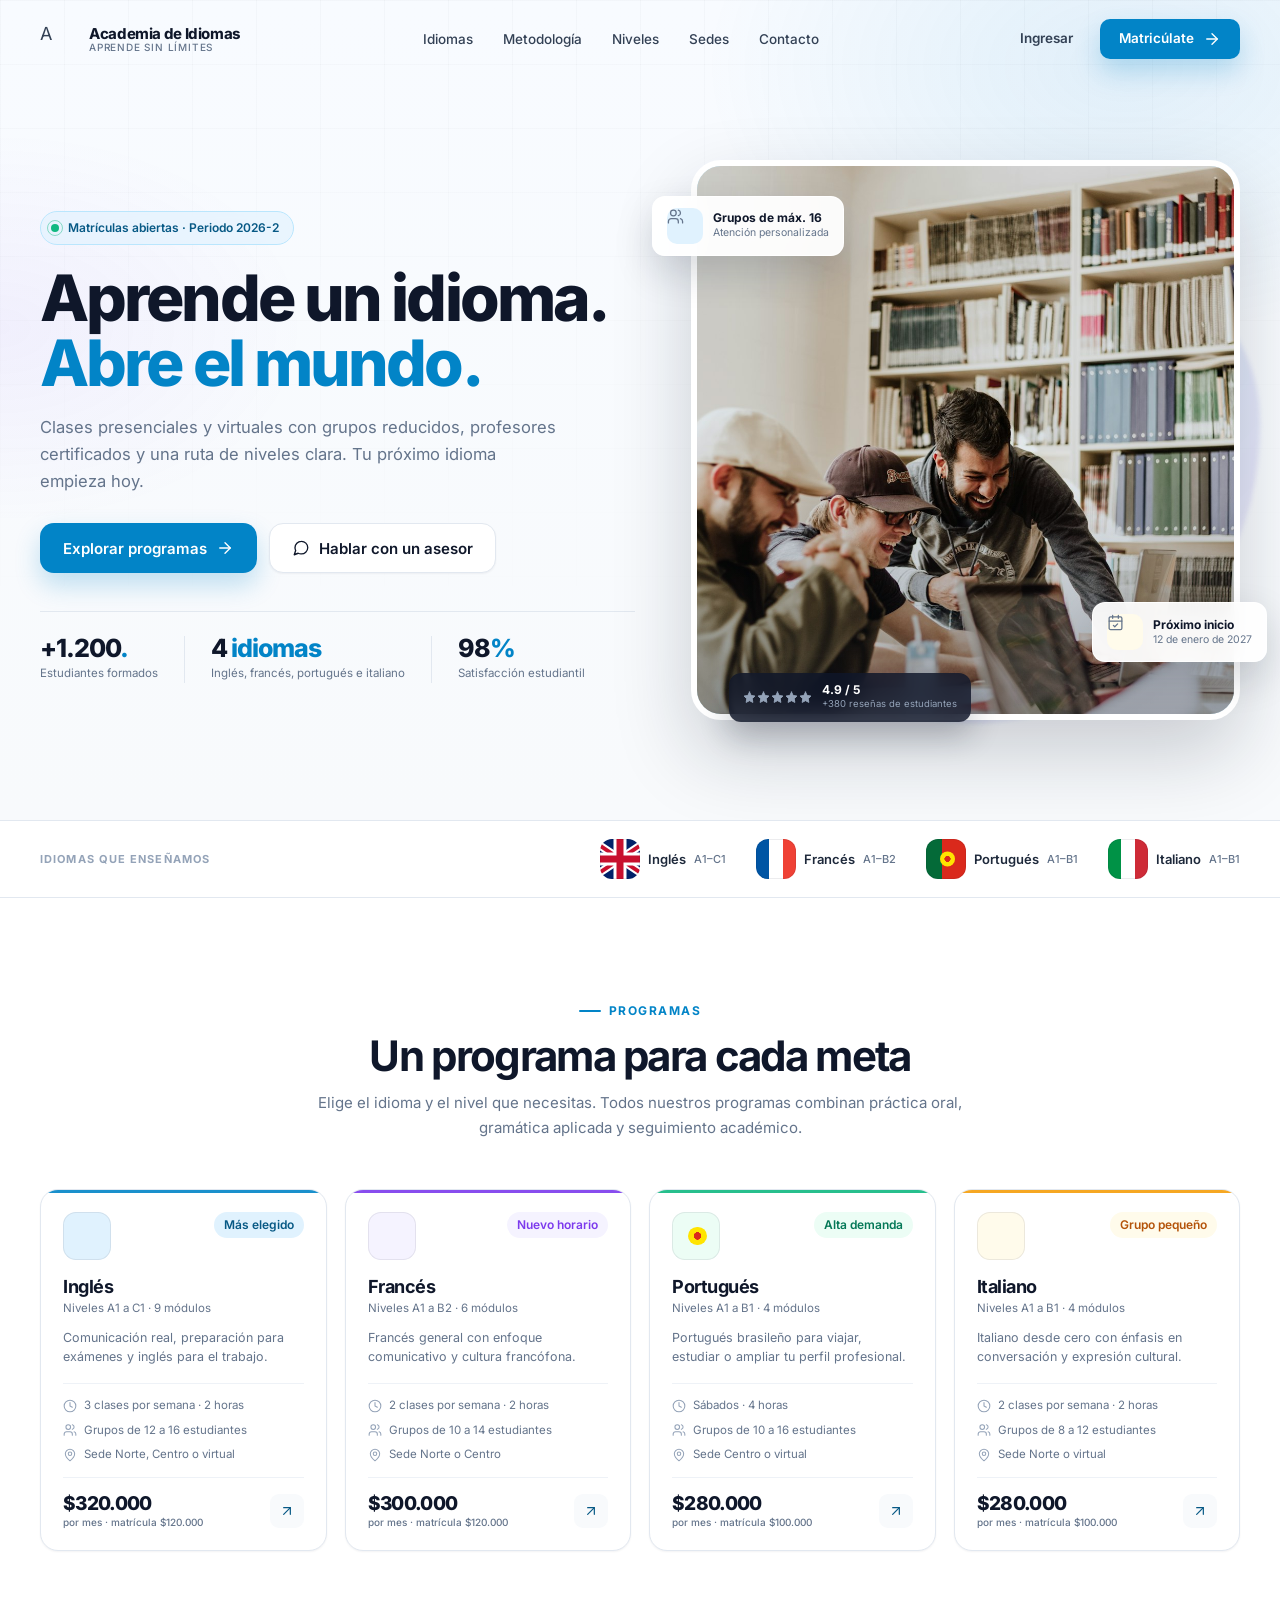
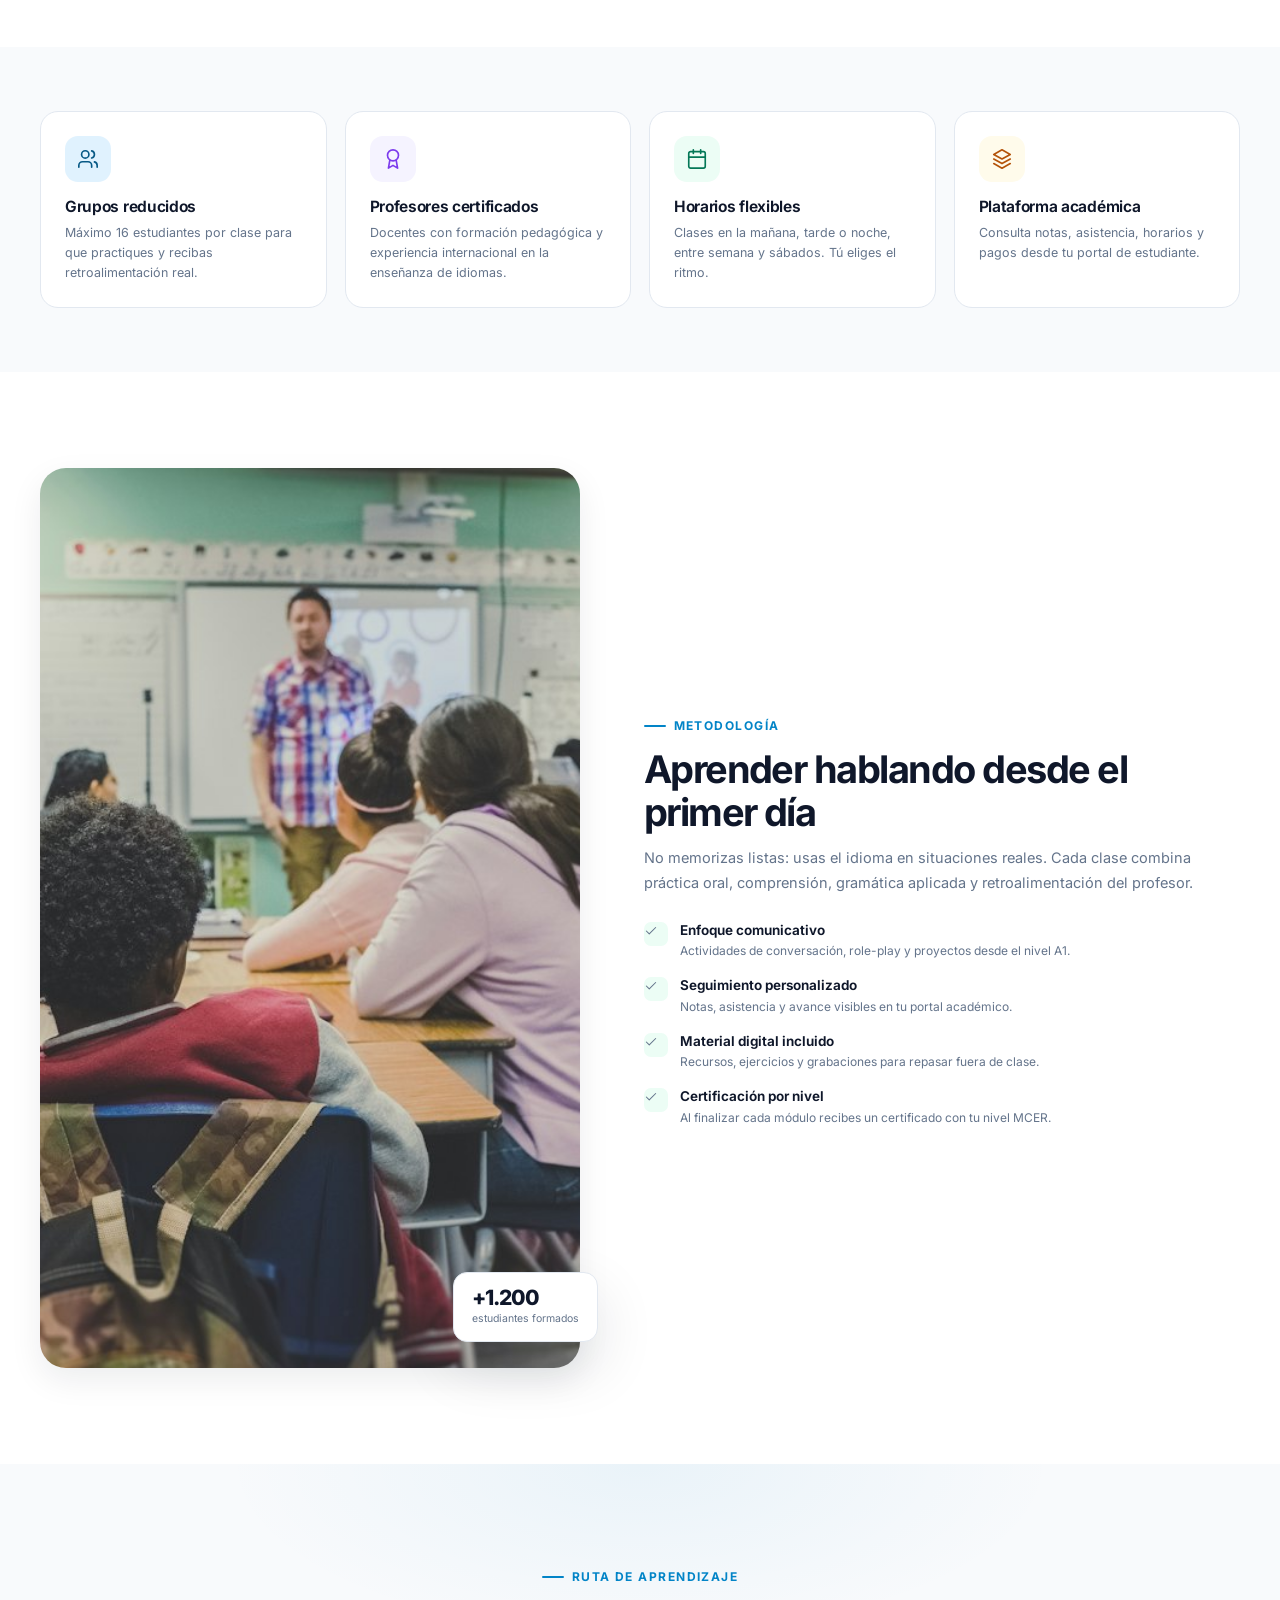
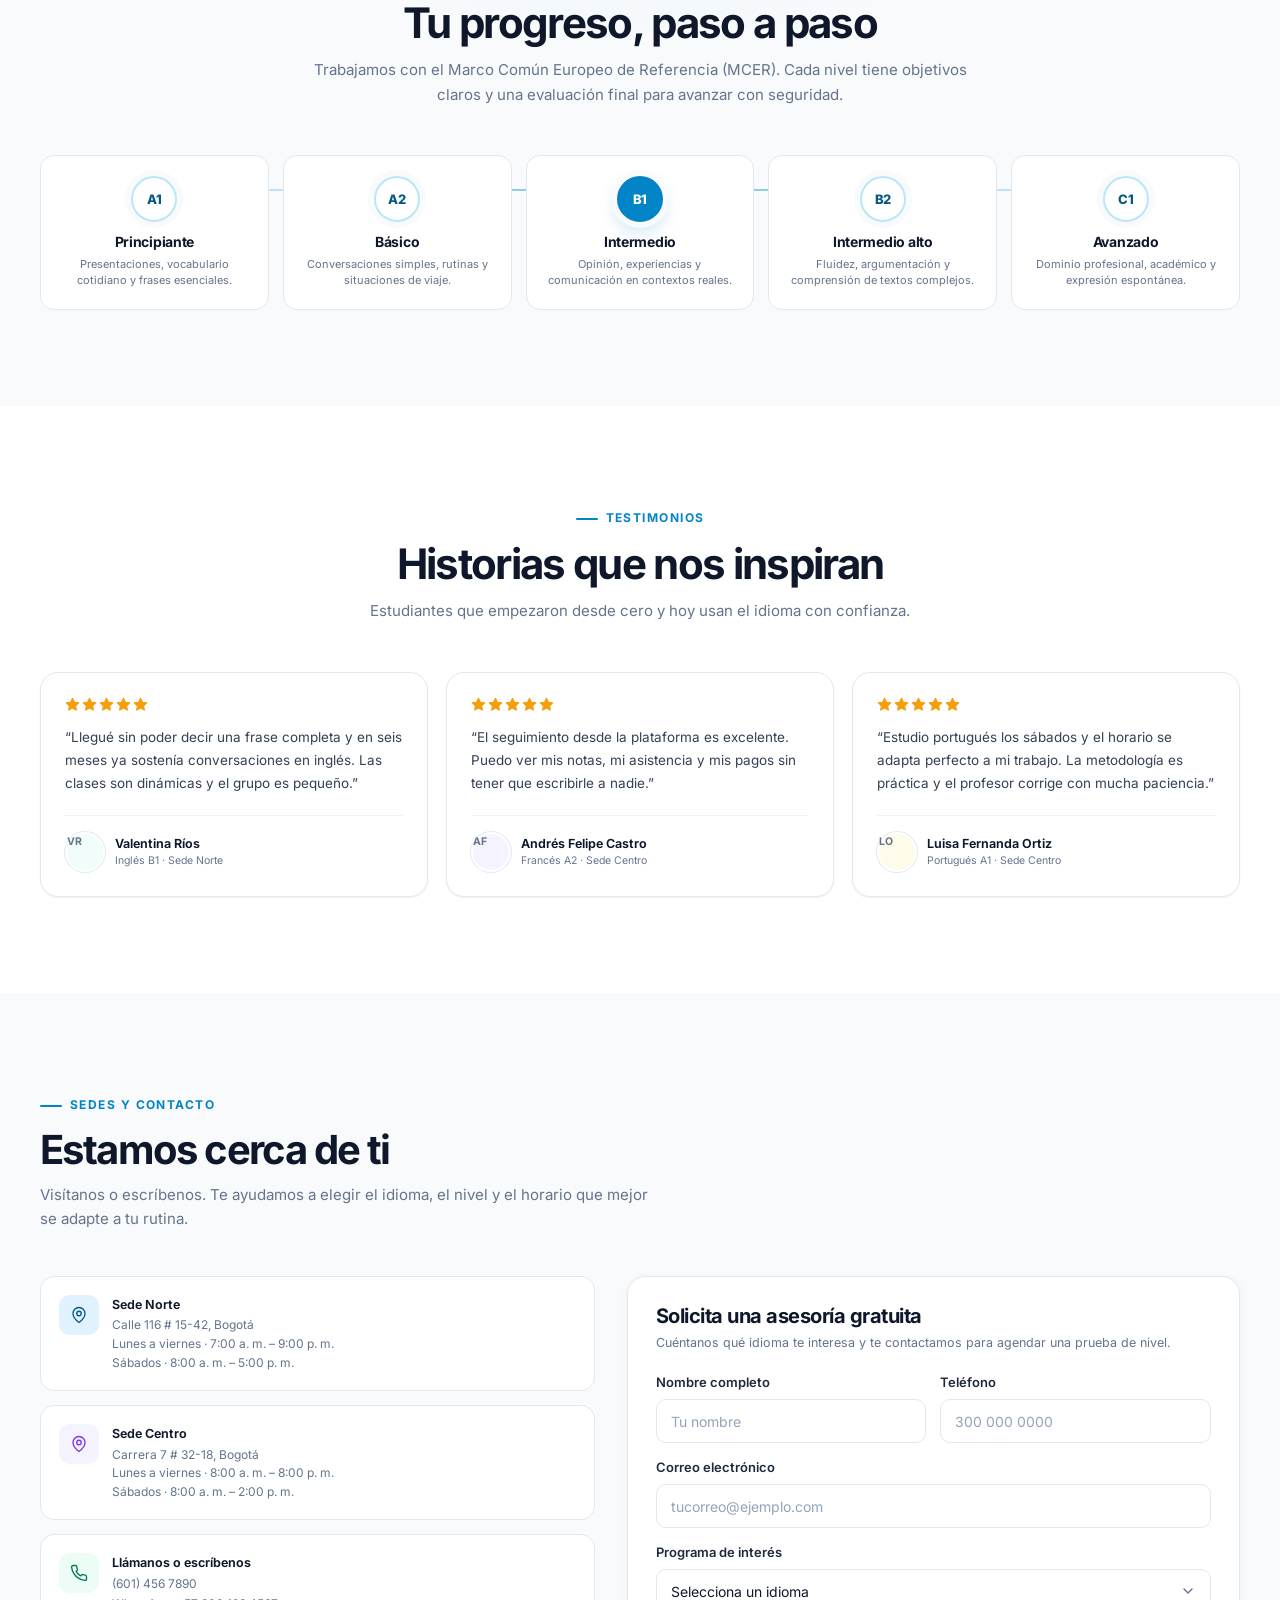
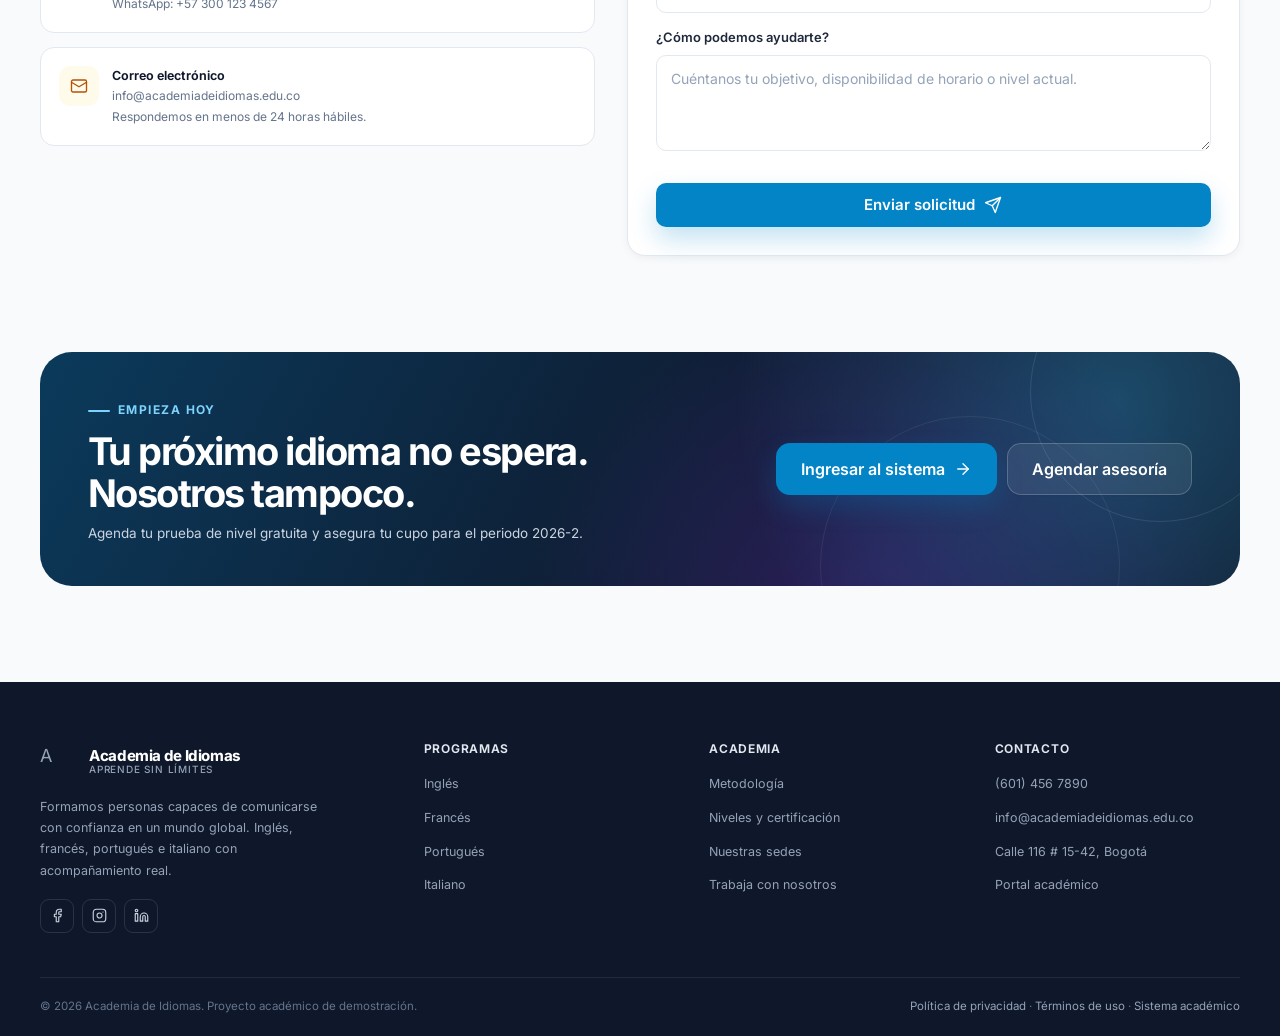
<file: pagina/index.html>
<!DOCTYPE html>
<html lang="es">
<head>
  <meta charset="UTF-8">
  <meta name="viewport" content="width=device-width, initial-scale=1.0">
  <meta name="description" content="Academia de Idiomas: aprende inglés, francés, portugués e italiano con grupos reducidos, profesores certificados y horarios flexibles.">
  <meta name="theme-color" content="#0284C7">
  <title>Academia de Idiomas | Aprende un idioma, abre el mundo</title>
  <link rel="icon" href="assets/favicon.svg" type="image/svg+xml">
  <link rel="stylesheet" href="css/base.css">
  <link rel="stylesheet" href="css/landing.css">
</head>
<body>
  <a class="skip-link" href="#main">Saltar al contenido</a>

  <header class="site-header" id="siteHeader">
    <div class="container site-nav">
      <a class="site-logo" href="index.html" aria-label="Academia de Idiomas, inicio">
        <span class="brand-mark">A</span>
        <span class="site-logo-text">
          <strong>Academia de Idiomas</strong>
          <span>Aprende sin límites</span>
        </span>
      </a>

      <nav class="site-links" aria-label="Navegación del sitio">
        <a href="#idiomas">Idiomas</a>
        <a href="#metodologia">Metodología</a>
        <a href="#niveles">Niveles</a>
        <a href="#sedes">Sedes</a>
        <a href="#contacto">Contacto</a>
      </nav>

      <div class="site-actions">
        <a class="btn btn-ghost" href="login.php">Ingresar</a>
        <a class="btn btn-primary" href="login.php">
          Matricúlate
          <span data-icon="arrow-right"></span>
        </a>
        <button class="mobile-toggle" id="mobileToggle" aria-label="Abrir menú" aria-expanded="false" aria-controls="mobileMenu">
          <svg viewBox="0 0 24 24" fill="none" stroke="currentColor" stroke-width="2" stroke-linecap="round"><path d="M4 6h16M4 12h16M4 18h16"/></svg>
        </button>
      </div>
    </div>
  </header>

  <div class="mobile-menu" id="mobileMenu">
    <a href="#idiomas">Idiomas <span data-icon="chevron-right"></span></a>
    <a href="#metodologia">Metodología <span data-icon="chevron-right"></span></a>
    <a href="#niveles">Niveles <span data-icon="chevron-right"></span></a>
    <a href="#sedes">Sedes <span data-icon="chevron-right"></span></a>
    <a href="#contacto">Contacto <span data-icon="chevron-right"></span></a>
    <a class="btn btn-primary" href="login.php">Ingresar al sistema</a>
  </div>

  <main id="main">
    <!-- Hero -->
    <section class="hero">
      <div class="container hero-grid">
        <div class="hero-copy">
          <span class="hero-badge">
            <span class="pulse"></span>
            Matrículas abiertas · Periodo 2026-2
          </span>

          <h1 class="display">
            Aprende un idioma.<br>
            <span class="accent">Abre el mundo.</span>
          </h1>

          <p class="lead">
            Clases presenciales y virtuales con grupos reducidos, profesores certificados
            y una ruta de niveles clara. Tu próximo idioma empieza hoy.
          </p>

          <div class="hero-cta">
            <a class="btn btn-primary" href="#idiomas">
              Explorar programas
              <span data-icon="arrow-right"></span>
            </a>
            <a class="btn btn-outline" href="#contacto">
              <span data-icon="message-circle"></span>
              Hablar con un asesor
            </a>
          </div>

          <div class="hero-stats">
            <div class="hero-stat">
              <strong>+1.200<span>.</span></strong>
              <small>Estudiantes formados</small>
            </div>
            <div class="hero-stat">
              <strong>4<span> idiomas</span></strong>
              <small>Inglés, francés, portugués e italiano</small>
            </div>
            <div class="hero-stat">
              <strong>98<span>%</span></strong>
              <small>Satisfacción estudiantil</small>
            </div>
          </div>
        </div>

        <div class="hero-visual">
          <div class="hero-photo-wrap">
            <img src="assets/img/hero.jpg" alt="Estudiantes conversando y practicando un nuevo idioma en clase" width="1200" height="1200">
          </div>

          <div class="float-card float-card-top">
            <span class="icon-circle"><span data-icon="users"></span></span>
            <div>
              <strong>Grupos de máx. 16</strong>
              <span>Atención personalizada</span>
            </div>
          </div>

          <div class="float-card float-card-bottom">
            <span class="icon-circle"><span data-icon="calendar-check"></span></span>
            <div>
              <strong>Próximo inicio</strong>
              <span>12 de enero de 2027</span>
            </div>
          </div>

          <div class="hero-rating">
            <div class="stars" aria-hidden="true">
              <span data-icon="star"></span><span data-icon="star"></span><span data-icon="star"></span><span data-icon="star"></span><span data-icon="star"></span>
            </div>
            <div>
              <strong>4.9 / 5</strong>
              <span>+380 reseñas de estudiantes</span>
            </div>
          </div>
        </div>
      </div>
    </section>

    <!-- Language strip -->
    <div class="lang-strip">
      <div class="container lang-strip-inner">
        <span class="lang-strip-label">Idiomas que enseñamos</span>
        <div class="lang-strip-list">
          <span class="lang-strip-item"><span class="flag flag-en"></span> Inglés <small>A1–C1</small></span>
          <span class="lang-strip-item"><span class="flag flag-fr"></span> Francés <small>A1–B2</small></span>
          <span class="lang-strip-item"><span class="flag flag-pt"></span> Portugués <small>A1–B1</small></span>
          <span class="lang-strip-item"><span class="flag flag-it"></span> Italiano <small>A1–B1</small></span>
        </div>
      </div>
    </div>

    <!-- Programs -->
    <section class="section programs" id="idiomas">
      <div class="container">
        <div class="section-head-center reveal">
          <span class="eyebrow">Programas</span>
          <h2>Un programa para cada meta</h2>
          <p>
            Elige el idioma y el nivel que necesitas. Todos nuestros programas combinan
            práctica oral, gramática aplicada y seguimiento académico.
          </p>
        </div>

        <div class="program-grid">
          <article class="program-card reveal" style="--accent:#0284C7;--accent-soft:#E0F2FE">
            <div class="program-card-top">
              <span class="flag flag-en" aria-hidden="true"></span>
              <span class="badge badge-primary no-dot">Más elegido</span>
            </div>
            <h3>Inglés</h3>
            <div class="program-levels">Niveles A1 a C1 · 9 módulos</div>
            <p>Comunicación real, preparación para exámenes y inglés para el trabajo.</p>
            <div class="program-info">
              <div><span data-icon="clock"></span> 3 clases por semana · 2 horas</div>
              <div><span data-icon="users"></span> Grupos de 12 a 16 estudiantes</div>
              <div><span data-icon="map-pin"></span> Sede Norte, Centro o virtual</div>
            </div>
            <div class="program-foot">
              <div class="program-price">$320.000 <span>por mes · matrícula $120.000</span></div>
              <a class="program-link" href="#contacto" aria-label="Solicitar información de inglés"><span data-icon="arrow-up-right"></span></a>
            </div>
          </article>

          <article class="program-card reveal reveal-delay-1" style="--accent:#7C3AED;--accent-soft:#F5F3FF">
            <div class="program-card-top">
              <span class="flag flag-fr" aria-hidden="true"></span>
              <span class="badge badge-violet no-dot">Nuevo horario</span>
            </div>
            <h3>Francés</h3>
            <div class="program-levels">Niveles A1 a B2 · 6 módulos</div>
            <p>Francés general con enfoque comunicativo y cultura francófona.</p>
            <div class="program-info">
              <div><span data-icon="clock"></span> 2 clases por semana · 2 horas</div>
              <div><span data-icon="users"></span> Grupos de 10 a 14 estudiantes</div>
              <div><span data-icon="map-pin"></span> Sede Norte o Centro</div>
            </div>
            <div class="program-foot">
              <div class="program-price">$300.000 <span>por mes · matrícula $120.000</span></div>
              <a class="program-link" href="#contacto" aria-label="Solicitar información de francés"><span data-icon="arrow-up-right"></span></a>
            </div>
          </article>

          <article class="program-card reveal reveal-delay-2" style="--accent:#10B981;--accent-soft:#ECFDF5">
            <div class="program-card-top">
              <span class="flag flag-pt" aria-hidden="true"></span>
              <span class="badge badge-success no-dot">Alta demanda</span>
            </div>
            <h3>Portugués</h3>
            <div class="program-levels">Niveles A1 a B1 · 4 módulos</div>
            <p>Portugués brasileño para viajar, estudiar o ampliar tu perfil profesional.</p>
            <div class="program-info">
              <div><span data-icon="clock"></span> Sábados · 4 horas</div>
              <div><span data-icon="users"></span> Grupos de 10 a 16 estudiantes</div>
              <div><span data-icon="map-pin"></span> Sede Centro o virtual</div>
            </div>
            <div class="program-foot">
              <div class="program-price">$280.000 <span>por mes · matrícula $100.000</span></div>
              <a class="program-link" href="#contacto" aria-label="Solicitar información de portugués"><span data-icon="arrow-up-right"></span></a>
            </div>
          </article>

          <article class="program-card reveal reveal-delay-3" style="--accent:#F59E0B;--accent-soft:#FFFBEB">
            <div class="program-card-top">
              <span class="flag flag-it" aria-hidden="true"></span>
              <span class="badge badge-warning no-dot">Grupo pequeño</span>
            </div>
            <h3>Italiano</h3>
            <div class="program-levels">Niveles A1 a B1 · 4 módulos</div>
            <p>Italiano desde cero con énfasis en conversación y expresión cultural.</p>
            <div class="program-info">
              <div><span data-icon="clock"></span> 2 clases por semana · 2 horas</div>
              <div><span data-icon="users"></span> Grupos de 8 a 12 estudiantes</div>
              <div><span data-icon="map-pin"></span> Sede Norte o virtual</div>
            </div>
            <div class="program-foot">
              <div class="program-price">$280.000 <span>por mes · matrícula $100.000</span></div>
              <a class="program-link" href="#contacto" aria-label="Solicitar información de italiano"><span data-icon="arrow-up-right"></span></a>
            </div>
          </article>
        </div>
      </div>
    </section>

    <!-- Features -->
    <section class="section-sm features">
      <div class="container">
        <div class="feature-grid">
          <article class="feature-card reveal">
            <span class="icon-circle"><span data-icon="users"></span></span>
            <h3>Grupos reducidos</h3>
            <p>Máximo 16 estudiantes por clase para que practiques y recibas retroalimentación real.</p>
          </article>
          <article class="feature-card reveal reveal-delay-1">
            <span class="icon-circle violet"><span data-icon="award"></span></span>
            <h3>Profesores certificados</h3>
            <p>Docentes con formación pedagógica y experiencia internacional en la enseñanza de idiomas.</p>
          </article>
          <article class="feature-card reveal reveal-delay-2">
            <span class="icon-circle success"><span data-icon="calendar"></span></span>
            <h3>Horarios flexibles</h3>
            <p>Clases en la mañana, tarde o noche, entre semana y sábados. Tú eliges el ritmo.</p>
          </article>
          <article class="feature-card reveal reveal-delay-3">
            <span class="icon-circle warning"><span data-icon="layers"></span></span>
            <h3>Plataforma académica</h3>
            <p>Consulta notas, asistencia, horarios y pagos desde tu portal de estudiante.</p>
          </article>
        </div>
      </div>
    </section>

    <!-- Method -->
    <section class="section method" id="metodologia">
      <div class="container method-grid">
        <div class="method-media reveal">
          <img src="assets/img/classroom.jpg" alt="Profesora guiando una actividad de conversación en el salón de clases" loading="lazy" width="900" height="900">
          <div class="method-badge">
            <strong>+1.200</strong>
            <span>estudiantes formados</span>
          </div>
        </div>

        <div class="method-copy reveal reveal-delay-1">
          <span class="eyebrow">Metodología</span>
          <h2>Aprender hablando desde el primer día</h2>
          <p>
            No memorizas listas: usas el idioma en situaciones reales. Cada clase combina
            práctica oral, comprensión, gramática aplicada y retroalimentación del profesor.
          </p>

          <div class="method-list">
            <div class="method-item">
              <span class="method-check"><span data-icon="check"></span></span>
              <div>
                <strong>Enfoque comunicativo</strong>
                <span>Actividades de conversación, role-play y proyectos desde el nivel A1.</span>
              </div>
            </div>
            <div class="method-item">
              <span class="method-check"><span data-icon="check"></span></span>
              <div>
                <strong>Seguimiento personalizado</strong>
                <span>Notas, asistencia y avance visibles en tu portal académico.</span>
              </div>
            </div>
            <div class="method-item">
              <span class="method-check"><span data-icon="check"></span></span>
              <div>
                <strong>Material digital incluido</strong>
                <span>Recursos, ejercicios y grabaciones para repasar fuera de clase.</span>
              </div>
            </div>
            <div class="method-item">
              <span class="method-check"><span data-icon="check"></span></span>
              <div>
                <strong>Certificación por nivel</strong>
                <span>Al finalizar cada módulo recibes un certificado con tu nivel MCER.</span>
              </div>
            </div>
          </div>
        </div>
      </div>
    </section>

    <!-- Levels -->
    <section class="section levels" id="niveles">
      <div class="container">
        <div class="section-head-center reveal">
          <span class="eyebrow">Ruta de aprendizaje</span>
          <h2>Tu progreso, paso a paso</h2>
          <p>
            Trabajamos con el Marco Común Europeo de Referencia (MCER). Cada nivel tiene
            objetivos claros y una evaluación final para avanzar con seguridad.
          </p>
        </div>

        <div class="level-grid">
          <article class="level-card reveal">
            <span class="level-num">A1</span>
            <h3>Principiante</h3>
            <p>Presentaciones, vocabulario cotidiano y frases esenciales.</p>
          </article>
          <article class="level-card reveal reveal-delay-1">
            <span class="level-num">A2</span>
            <h3>Básico</h3>
            <p>Conversaciones simples, rutinas y situaciones de viaje.</p>
          </article>
          <article class="level-card is-current reveal reveal-delay-2">
            <span class="level-num">B1</span>
            <h3>Intermedio</h3>
            <p>Opinión, experiencias y comunicación en contextos reales.</p>
          </article>
          <article class="level-card reveal reveal-delay-3">
            <span class="level-num">B2</span>
            <h3>Intermedio alto</h3>
            <p>Fluidez, argumentación y comprensión de textos complejos.</p>
          </article>
          <article class="level-card reveal reveal-delay-3">
            <span class="level-num">C1</span>
            <h3>Avanzado</h3>
            <p>Dominio profesional, académico y expresión espontánea.</p>
          </article>
        </div>
      </div>
    </section>

    <!-- Testimonials -->
    <section class="section testimonials">
      <div class="container">
        <div class="section-head-center reveal">
          <span class="eyebrow">Testimonios</span>
          <h2>Historias que nos inspiran</h2>
          <p>Estudiantes que empezaron desde cero y hoy usan el idioma con confianza.</p>
        </div>

        <div class="testimonial-grid">
          <article class="testimonial reveal">
            <div class="stars" aria-label="5 de 5 estrellas">
              <span data-icon="star"></span><span data-icon="star"></span><span data-icon="star"></span><span data-icon="star"></span><span data-icon="star"></span>
            </div>
            <blockquote>
              “Llegué sin poder decir una frase completa y en seis meses ya sostenía
              conversaciones en inglés. Las clases son dinámicas y el grupo es pequeño.”
            </blockquote>
            <div class="testimonial-author">
              <span class="avatar avatar-teal">VR</span>
              <div>
                <strong>Valentina Ríos</strong>
                <span>Inglés B1 · Sede Norte</span>
              </div>
            </div>
          </article>

          <article class="testimonial reveal reveal-delay-1">
            <div class="stars" aria-label="5 de 5 estrellas">
              <span data-icon="star"></span><span data-icon="star"></span><span data-icon="star"></span><span data-icon="star"></span><span data-icon="star"></span>
            </div>
            <blockquote>
              “El seguimiento desde la plataforma es excelente. Puedo ver mis notas,
              mi asistencia y mis pagos sin tener que escribirle a nadie.”
            </blockquote>
            <div class="testimonial-author">
              <span class="avatar avatar-violet">AF</span>
              <div>
                <strong>Andrés Felipe Castro</strong>
                <span>Francés A2 · Sede Centro</span>
              </div>
            </div>
          </article>

          <article class="testimonial reveal reveal-delay-2">
            <div class="stars" aria-label="5 de 5 estrellas">
              <span data-icon="star"></span><span data-icon="star"></span><span data-icon="star"></span><span data-icon="star"></span><span data-icon="star"></span>
            </div>
            <blockquote>
              “Estudio portugués los sábados y el horario se adapta perfecto a mi trabajo.
              La metodología es práctica y el profesor corrige con mucha paciencia.”
            </blockquote>
            <div class="testimonial-author">
              <span class="avatar avatar-warning">LO</span>
              <div>
                <strong>Luisa Fernanda Ortiz</strong>
                <span>Portugués A1 · Sede Centro</span>
              </div>
            </div>
          </article>
        </div>
      </div>
    </section>

    <!-- Contact -->
    <section class="section contact" id="sedes">
      <div class="container">
        <div class="section-head-left reveal">
          <span class="eyebrow">Sedes y contacto</span>
          <h2>Estamos cerca de ti</h2>
          <p>Visítanos o escríbenos. Te ayudamos a elegir el idioma, el nivel y el horario que mejor se adapte a tu rutina.</p>
        </div>

        <div class="contact-grid">
          <div class="contact-info">
            <div class="contact-card reveal">
              <span class="icon-circle"><span data-icon="map-pin"></span></span>
              <div>
                <strong>Sede Norte</strong>
                <p>Calle 116 # 15-42, Bogotá<br>Lunes a viernes · 7:00 a. m. – 9:00 p. m.<br>Sábados · 8:00 a. m. – 5:00 p. m.</p>
              </div>
            </div>
            <div class="contact-card reveal reveal-delay-1">
              <span class="icon-circle violet"><span data-icon="map-pin"></span></span>
              <div>
                <strong>Sede Centro</strong>
                <p>Carrera 7 # 32-18, Bogotá<br>Lunes a viernes · 8:00 a. m. – 8:00 p. m.<br>Sábados · 8:00 a. m. – 2:00 p. m.</p>
              </div>
            </div>
            <div class="contact-card reveal reveal-delay-2">
              <span class="icon-circle success"><span data-icon="phone"></span></span>
              <div>
                <strong>Llámanos o escríbenos</strong>
                <a href="tel:+576014567890">(601) 456 7890</a>
                <a href="https://wa.me/573001234567" target="_blank" rel="noopener">WhatsApp: +57 300 123 4567</a>
              </div>
            </div>
            <div class="contact-card reveal reveal-delay-3">
              <span class="icon-circle warning"><span data-icon="mail"></span></span>
              <div>
                <strong>Correo electrónico</strong>
                <a href="mailto:info@academiadeidiomas.edu.co">info@academiadeidiomas.edu.co</a>
                <p>Respondemos en menos de 24 horas hábiles.</p>
              </div>
            </div>
          </div>

          <div class="contact-form reveal reveal-delay-1">
            <h3>Solicita una asesoría gratuita</h3>
            <p>Cuéntanos qué idioma te interesa y te contactamos para agendar una prueba de nivel.</p>

            <form id="contactForm" class="form-grid">
              <div class="field">
                <label class="label" for="contactName">Nombre completo</label>
                <input class="input" id="contactName" name="name" type="text" placeholder="Tu nombre" required>
              </div>
              <div class="field">
                <label class="label" for="contactPhone">Teléfono</label>
                <input class="input" id="contactPhone" name="phone" type="tel" placeholder="300 000 0000" required>
              </div>
              <div class="field col-span-2">
                <label class="label" for="contactEmail">Correo electrónico</label>
                <input class="input" id="contactEmail" name="email" type="email" placeholder="tucorreo@ejemplo.com" required>
              </div>
              <div class="field col-span-2">
                <label class="label" for="contactProgram">Programa de interés</label>
                <select class="select" id="contactProgram" name="program" required>
                  <option value="">Selecciona un idioma</option>
                  <option>Inglés</option>
                  <option>Francés</option>
                  <option>Portugués</option>
                  <option>Italiano</option>
                  <option>Aún no estoy seguro</option>
                </select>
              </div>
              <div class="field col-span-2">
                <label class="label" for="contactMessage">¿Cómo podemos ayudarte?</label>
                <textarea class="textarea" id="contactMessage" name="message" placeholder="Cuéntanos tu objetivo, disponibilidad de horario o nivel actual."></textarea>
              </div>
              <div class="col-span-2">
                <button class="btn btn-primary btn-block" type="submit">
                  Enviar solicitud
                  <span data-icon="send"></span>
                </button>
              </div>
            </form>
          </div>
        </div>
      </div>
    </section>

    <!-- CTA -->
    <section class="cta-band">
      <div class="container">
        <div class="cta-inner reveal">
          <div class="cta-copy">
            <span class="eyebrow">Empieza hoy</span>
            <h2>Tu próximo idioma no espera. Nosotros tampoco.</h2>
            <p>Agenda tu prueba de nivel gratuita y asegura tu cupo para el periodo 2026-2.</p>
          </div>
          <div class="cta-actions">
            <a class="btn btn-primary btn-lg" href="login.php">
              Ingresar al sistema
              <span data-icon="arrow-right"></span>
            </a>
            <a class="btn btn-outline btn-lg" href="#contacto">Agendar asesoría</a>
          </div>
        </div>
      </div>
    </section>
  </main>

  <footer class="site-footer">
    <div class="container">
      <div class="footer-grid">
        <div class="footer-brand">
          <a class="site-logo" href="index.html">
            <span class="brand-mark">A</span>
            <span class="site-logo-text">
              <strong>Academia de Idiomas</strong>
              <span>Aprende sin límites</span>
            </span>
          </a>
          <p>
            Formamos personas capaces de comunicarse con confianza en un mundo global.
            Inglés, francés, portugués e italiano con acompañamiento real.
          </p>
          <div class="footer-social">
            <a href="#" aria-label="Facebook" data-toast="Red social de demostración"><span data-icon="facebook"></span></a>
            <a href="#" aria-label="Instagram" data-toast="Red social de demostración"><span data-icon="instagram"></span></a>
            <a href="#" aria-label="LinkedIn" data-toast="Red social de demostración"><span data-icon="linkedin"></span></a>
          </div>
        </div>

        <div class="footer-col">
          <h4>Programas</h4>
          <ul>
            <li><a href="#idiomas">Inglés</a></li>
            <li><a href="#idiomas">Francés</a></li>
            <li><a href="#idiomas">Portugués</a></li>
            <li><a href="#idiomas">Italiano</a></li>
          </ul>
        </div>

        <div class="footer-col">
          <h4>Academia</h4>
          <ul>
            <li><a href="#metodologia">Metodología</a></li>
            <li><a href="#niveles">Niveles y certificación</a></li>
            <li><a href="#sedes">Nuestras sedes</a></li>
            <li><a href="#contacto">Trabaja con nosotros</a></li>
          </ul>
        </div>

        <div class="footer-col">
          <h4>Contacto</h4>
          <ul>
            <li><a href="tel:+576014567890">(601) 456 7890</a></li>
            <li><a href="mailto:info@academiadeidiomas.edu.co">info@academiadeidiomas.edu.co</a></li>
            <li><a href="#sedes">Calle 116 # 15-42, Bogotá</a></li>
            <li><a href="login.php">Portal académico</a></li>
          </ul>
        </div>
      </div>

      <div class="footer-bottom">
        <span>© <span data-year>2026</span> Academia de Idiomas. Proyecto académico de demostración.</span>
        <span>
          <a href="#">Política de privacidad</a> ·
          <a href="#">Términos de uso</a> ·
          <a href="login.php">Sistema académico</a>
        </span>
      </div>
    </div>
  </footer>

  <script src="js/shell.js?v=3"></script>
  <script src="js/main.js?v=3"></script>
</body>
</html>
</file>
<file: pagina/css/base.css>
@import url('../assets/fonts/inter.css');

/* ============================================================
   Academia de Idiomas — Design tokens
   ============================================================ */
:root {
  /* Brand palette (from the UX/UI board) */
  --primary: #0284c7;
  --primary-600: #0369a1;
  --primary-700: #075985;
  --primary-50: #e0f2fe;
  --primary-100: #bae6fd;

  --ink: #0f172a;
  --ink-2: #1e293b;
  --body: #334155;
  --muted: #64748b;
  --muted-2: #94a3b8;

  --bg: #f8fafc;
  --surface: #ffffff;
  --line: #e2e8f0;
  --line-soft: #eef2f7;

  --success: #10b981;
  --success-50: #ecfdf5;
  --success-700: #047857;
  --warning: #f59e0b;
  --warning-50: #fffbeb;
  --warning-700: #b45309;
  --danger: #ef4444;
  --danger-50: #fef2f2;
  --danger-700: #b91c1c;
  --violet: #7c3aed;
  --violet-50: #f5f3ff;
  --teal: #0d9488;
  --teal-50: #f0fdfa;
  --pink: #db2777;
  --pink-50: #fdf2f8;

  --sidebar: #0f172a;
  --sidebar-2: #0b1220;
  --sidebar-line: rgba(148, 163, 184, 0.14);
  --sidebar-text: #94a3b8;
  --sidebar-text-strong: #e2e8f0;

  /* Shape & depth */
  --r-xs: 8px;
  --r-sm: 10px;
  --r-md: 14px;
  --r-lg: 18px;
  --r-xl: 24px;
  --r-2xl: 32px;
  --r-pill: 999px;

  --shadow-xs: 0 1px 2px rgba(15, 23, 42, 0.05);
  --shadow-sm: 0 2px 8px rgba(15, 23, 42, 0.05);
  --shadow-md: 0 12px 32px rgba(15, 23, 42, 0.08);
  --shadow-lg: 0 24px 60px rgba(15, 23, 42, 0.12);
  --shadow-primary: 0 12px 26px rgba(2, 132, 199, 0.24);

  --font: 'Inter', 'Segoe UI', system-ui, -apple-system, sans-serif;
  --container: 1200px;
  --sidebar-w: 264px;
  --topbar-h: 76px;
}

/* ============================================================
   Reset & base
   ============================================================ */
*,
*::before,
*::after {
  box-sizing: border-box;
}

html {
  scroll-behavior: smooth;
  -webkit-text-size-adjust: 100%;
}

body {
  margin: 0;
  font-family: var(--font);
  font-size: 16px;
  line-height: 1.55;
  color: var(--body);
  background: var(--bg);
  -webkit-font-smoothing: antialiased;
  -moz-osx-font-smoothing: grayscale;
}

h1,
h2,
h3,
h4,
h5,
p {
  margin: 0;
}

h1,
h2,
h3,
h4 {
  color: var(--ink);
  line-height: 1.18;
  letter-spacing: -0.02em;
  font-weight: 700;
}

a {
  color: inherit;
  text-decoration: none;
}

button,
input,
select,
textarea {
  font: inherit;
  color: inherit;
}

button {
  cursor: pointer;
  border: 0;
  background: none;
}

img,
svg {
  display: block;
  max-width: 100%;
}

ul,
ol {
  margin: 0;
  padding: 0;
  list-style: none;
}

table {
  border-collapse: collapse;
  width: 100%;
}

::selection {
  background: var(--primary-100);
  color: var(--ink);
}

:focus-visible {
  outline: 2px solid var(--primary);
  outline-offset: 2px;
  border-radius: 4px;
}

/* ============================================================
   Layout helpers
   ============================================================ */
.container {
  width: min(var(--container), calc(100% - 48px));
  margin-inline: auto;
}

.section {
  padding: 96px 0;
}

.section-sm {
  padding: 64px 0;
}

.grid {
  display: grid;
  gap: 24px;
}

.flex {
  display: flex;
}

.flex-center {
  display: flex;
  align-items: center;
  justify-content: center;
}

.flex-between {
  display: flex;
  align-items: center;
  justify-content: space-between;
  gap: 16px;
}

.flex-wrap {
  flex-wrap: wrap;
}

.items-center {
  align-items: center;
}

.gap-4 { gap: 4px; }
.gap-8 { gap: 8px; }
.gap-12 { gap: 12px; }
.gap-16 { gap: 16px; }
.gap-24 { gap: 24px; }

.mt-4 { margin-top: 4px; }
.mt-8 { margin-top: 8px; }
.mt-12 { margin-top: 12px; }
.mt-16 { margin-top: 16px; }
.mt-24 { margin-top: 24px; }
.mt-32 { margin-top: 32px; }
.mb-8 { margin-bottom: 8px; }
.mb-16 { margin-bottom: 16px; }
.mb-24 { margin-bottom: 24px; }

.text-center { text-align: center; }
.text-right { text-align: right; }
.text-muted { color: var(--muted); }
.text-ink { color: var(--ink); }
.text-primary { color: var(--primary); }
.text-success { color: var(--success-700); }
.text-danger { color: var(--danger-700); }
.text-warning { color: var(--warning-700); }
.text-sm { font-size: 14px; }
.text-xs { font-size: 12px; }
.text-lg { font-size: 18px; }
.font-medium { font-weight: 500; }
.font-semibold { font-weight: 600; }
.font-bold { font-weight: 700; }

.sr-only {
  position: absolute;
  width: 1px;
  height: 1px;
  padding: 0;
  margin: -1px;
  overflow: hidden;
  clip: rect(0, 0, 0, 0);
  white-space: nowrap;
  border: 0;
}

.skip-link {
  position: fixed;
  top: -100px;
  left: 16px;
  z-index: 999;
  padding: 12px 18px;
  border-radius: var(--r-sm);
  background: var(--ink);
  color: #fff;
  font-weight: 600;
}

.skip-link:focus {
  top: 16px;
}

/* ============================================================
   Typography scale (32 / 24 / 16 / 14 from the design board)
   ============================================================ */
.display {
  font-size: clamp(40px, 5.2vw, 64px);
  line-height: 1.02;
  letter-spacing: -0.045em;
  font-weight: 800;
}

.h1 {
  font-size: 32px;
  font-weight: 700;
}

.h2 {
  font-size: 24px;
  font-weight: 700;
}

.h3 {
  font-size: 18px;
  font-weight: 650;
}

.eyebrow {
  display: inline-flex;
  align-items: center;
  gap: 8px;
  font-size: 12px;
  font-weight: 700;
  letter-spacing: 0.12em;
  text-transform: uppercase;
  color: var(--primary);
}

.eyebrow::before {
  content: '';
  width: 22px;
  height: 2px;
  border-radius: 2px;
  background: currentColor;
}

.eyebrow.no-line::before {
  display: none;
}

.lead {
  font-size: 18px;
  line-height: 1.65;
  color: var(--muted);
}

/* ============================================================
   Buttons
   ============================================================ */
.btn {
  display: inline-flex;
  align-items: center;
  justify-content: center;
  gap: 9px;
  height: 44px;
  padding: 0 18px;
  border-radius: var(--r-sm);
  border: 1px solid transparent;
  font-size: 15px;
  font-weight: 600;
  line-height: 1;
  white-space: nowrap;
  transition: transform 0.15s ease, box-shadow 0.2s ease, background 0.2s ease, border-color 0.2s ease, color 0.2s ease;
}

.btn svg {
  width: 18px;
  height: 18px;
  flex: none;
}

.btn:active {
  transform: translateY(1px);
}

.btn-primary {
  background: var(--primary);
  color: #fff;
  box-shadow: var(--shadow-primary);
}

.btn-primary:hover {
  background: var(--primary-600);
  box-shadow: 0 14px 30px rgba(2, 132, 199, 0.3);
}

.btn-dark {
  background: var(--ink);
  color: #fff;
  box-shadow: 0 12px 26px rgba(15, 23, 42, 0.18);
}

.btn-dark:hover {
  background: var(--ink-2);
}

.btn-outline {
  border-color: var(--line);
  background: var(--surface);
  color: var(--ink);
  box-shadow: var(--shadow-xs);
}

.btn-outline:hover {
  border-color: var(--primary-100);
  background: var(--primary-50);
  color: var(--primary-700);
}

.btn-ghost {
  color: var(--body);
  background: transparent;
}

.btn-ghost:hover {
  background: var(--line-soft);
  color: var(--ink);
}

.btn-soft {
  background: var(--primary-50);
  color: var(--primary-700);
}

.btn-soft:hover {
  background: var(--primary-100);
}

.btn-danger-soft {
  background: var(--danger-50);
  color: var(--danger-700);
}

.btn-danger-soft:hover {
  background: #fee2e2;
}

.btn-success {
  background: var(--success);
  color: #fff;
}

.btn-success:hover {
  background: var(--success-700);
}

.btn-sm {
  height: 36px;
  padding: 0 13px;
  font-size: 13px;
  gap: 7px;
  border-radius: var(--r-xs);
}

.btn-sm svg {
  width: 15px;
  height: 15px;
}

.btn-lg {
  height: 52px;
  padding: 0 24px;
  font-size: 16px;
  border-radius: var(--r-md);
}

.btn-block {
  width: 100%;
}

.btn-icon {
  width: 40px;
  height: 40px;
  padding: 0;
  border-radius: var(--r-sm);
  border: 1px solid var(--line);
  background: var(--surface);
  color: var(--muted);
  box-shadow: var(--shadow-xs);
}

.btn-icon:hover {
  color: var(--ink);
  border-color: var(--primary-100);
  background: var(--primary-50);
}

.btn-icon svg {
  width: 18px;
  height: 18px;
}

.link {
  display: inline-flex;
  align-items: center;
  gap: 6px;
  color: var(--primary-700);
  font-weight: 600;
  font-size: 14px;
}

.link:hover {
  color: var(--primary);
}

.link svg {
  width: 16px;
  height: 16px;
  transition: transform 0.2s ease;
}

.link:hover svg {
  transform: translateX(2px);
}

/* ============================================================
   Badges & chips
   ============================================================ */
.badge {
  display: inline-flex;
  align-items: center;
  gap: 6px;
  height: 26px;
  padding: 0 10px;
  border-radius: var(--r-pill);
  font-size: 12px;
  font-weight: 600;
  line-height: 1;
  white-space: nowrap;
  background: var(--line-soft);
  color: var(--muted);
}

.badge::before {
  content: '';
  width: 6px;
  height: 6px;
  border-radius: 50%;
  background: currentColor;
  opacity: 0.85;
}

.badge.no-dot::before {
  display: none;
}

.badge-success {
  background: var(--success-50);
  color: var(--success-700);
}

.badge-warning {
  background: var(--warning-50);
  color: var(--warning-700);
}

.badge-danger {
  background: var(--danger-50);
  color: var(--danger-700);
}

.badge-primary {
  background: var(--primary-50);
  color: var(--primary-700);
}

.badge-violet {
  background: var(--violet-50);
  color: var(--violet);
}

.badge-neutral {
  background: var(--line-soft);
  color: var(--muted);
}

.chip {
  display: inline-flex;
  align-items: center;
  gap: 7px;
  height: 34px;
  padding: 0 13px;
  border: 1px solid var(--line);
  border-radius: var(--r-pill);
  background: var(--surface);
  color: var(--muted);
  font-size: 13px;
  font-weight: 500;
  transition: 0.18s ease;
}

.chip:hover {
  border-color: var(--primary-100);
  color: var(--primary-700);
}

.chip.is-active {
  border-color: var(--primary);
  background: var(--primary);
  color: #fff;
  box-shadow: 0 6px 14px rgba(2, 132, 199, 0.2);
}

.chip-soft {
  border-color: transparent;
  background: var(--line-soft);
}

/* ============================================================
   Cards & surfaces
   ============================================================ */
.card {
  background: var(--surface);
  border: 1px solid var(--line);
  border-radius: var(--r-lg);
  box-shadow: var(--shadow-xs);
}

.card-pad {
  padding: 24px;
}

.card-header {
  display: flex;
  align-items: flex-start;
  justify-content: space-between;
  gap: 16px;
  padding: 22px 24px;
  border-bottom: 1px solid var(--line-soft);
}

.card-header h3 {
  font-size: 17px;
  font-weight: 650;
  letter-spacing: -0.015em;
}

.card-header p {
  margin-top: 3px;
  font-size: 13px;
  color: var(--muted);
}

.card-body {
  padding: 24px;
}

.card-footer {
  padding: 16px 24px;
  border-top: 1px solid var(--line-soft);
  background: #fbfdff;
  border-radius: 0 0 var(--r-lg) var(--r-lg);
}

.panel-title {
  display: flex;
  align-items: center;
  gap: 10px;
  font-size: 17px;
  font-weight: 650;
  color: var(--ink);
  letter-spacing: -0.015em;
}

.panel-title svg {
  width: 18px;
  height: 18px;
  color: var(--primary);
}

/* ============================================================
   Avatars
   ============================================================ */
.avatar {
  display: inline-flex;
  align-items: center;
  justify-content: center;
  width: 40px;
  height: 40px;
  border-radius: 50%;
  background: var(--primary-50);
  color: var(--primary-700);
  font-size: 13px;
  font-weight: 700;
  letter-spacing: 0.02em;
  flex: none;
  border: 2px solid #fff;
  box-shadow: 0 0 0 1px var(--line);
}

.avatar-sm {
  width: 32px;
  height: 32px;
  font-size: 11px;
}

.avatar-lg {
  width: 56px;
  height: 56px;
  font-size: 17px;
}

.avatar-xl {
  width: 76px;
  height: 76px;
  font-size: 24px;
}

.avatar-violet { background: var(--violet-50); color: var(--violet); }
.avatar-success { background: var(--success-50); color: var(--success-700); }
.avatar-warning { background: var(--warning-50); color: var(--warning-700); }
.avatar-danger { background: var(--danger-50); color: var(--danger-700); }
.avatar-teal { background: var(--teal-50); color: var(--teal); }
.avatar-pink { background: var(--pink-50); color: var(--pink); }
.avatar-dark { background: var(--ink); color: #fff; }

.avatar-stack {
  display: flex;
  align-items: center;
}

.avatar-stack .avatar {
  margin-left: -9px;
}

.avatar-stack .avatar:first-child {
  margin-left: 0;
}

/* ============================================================
   Forms
   ============================================================ */
.field {
  display: flex;
  flex-direction: column;
  gap: 7px;
}

.label {
  font-size: 13px;
  font-weight: 600;
  color: var(--ink-2);
}

.input,
.select,
.textarea {
  width: 100%;
  height: 44px;
  padding: 0 14px;
  border: 1px solid var(--line);
  border-radius: var(--r-sm);
  background: var(--surface);
  color: var(--ink);
  font-size: 14px;
  transition: border-color 0.18s ease, box-shadow 0.18s ease;
}

.textarea {
  height: auto;
  min-height: 110px;
  padding: 12px 14px;
  resize: vertical;
  line-height: 1.55;
}

.input::placeholder,
.textarea::placeholder {
  color: var(--muted-2);
}

.input:hover,
.select:hover,
.textarea:hover {
  border-color: #cbd5e1;
}

.input:focus,
.select:focus,
.textarea:focus {
  outline: none;
  border-color: var(--primary);
  box-shadow: 0 0 0 4px rgba(2, 132, 199, 0.12);
}

.select {
  appearance: none;
  padding-right: 38px;
  background-image: url("data:image/svg+xml,%3Csvg xmlns='http://www.w3.org/2000/svg' width='16' height='16' viewBox='0 0 24 24' fill='none' stroke='%2364748b' stroke-width='2' stroke-linecap='round' stroke-linejoin='round'%3E%3Cpath d='m6 9 6 6 6-6'/%3E%3C/svg%3E");
  background-repeat: no-repeat;
  background-position: right 14px center;
}

.input-icon {
  position: relative;
}

.input-icon svg {
  position: absolute;
  top: 50%;
  left: 14px;
  width: 18px;
  height: 18px;
  transform: translateY(-50%);
  color: var(--muted-2);
  pointer-events: none;
}

.input-icon .input {
  padding-left: 42px;
}

.hint {
  font-size: 12px;
  color: var(--muted);
}

.error-text {
  font-size: 12px;
  font-weight: 500;
  color: var(--danger-700);
}

.form-grid {
  display: grid;
  grid-template-columns: repeat(2, minmax(0, 1fr));
  gap: 18px;
}

.form-grid .col-span-2 {
  grid-column: span 2;
}

.checkbox {
  display: inline-flex;
  align-items: center;
  gap: 9px;
  font-size: 14px;
  color: var(--body);
  cursor: pointer;
}

.checkbox input {
  width: 17px;
  height: 17px;
  margin: 0;
  accent-color: var(--primary);
}

/* ============================================================
   Tables
   ============================================================ */
.table-wrap {
  overflow-x: auto;
  -webkit-overflow-scrolling: touch;
}

.table {
  min-width: 720px;
  font-size: 14px;
}

.table th {
  padding: 11px 20px;
  background: #fbfdff;
  border-bottom: 1px solid var(--line);
  color: var(--muted);
  font-size: 11px;
  font-weight: 700;
  letter-spacing: 0.08em;
  text-transform: uppercase;
  text-align: left;
  white-space: nowrap;
}

.table td {
  padding: 15px 20px;
  border-bottom: 1px solid var(--line-soft);
  vertical-align: middle;
  color: var(--body);
}

.table tbody tr {
  transition: background 0.15s ease;
}

.table tbody tr:hover {
  background: #f9fcff;
}

.table tbody tr:last-child td {
  border-bottom: 0;
}

.table .cell-main {
  display: flex;
  align-items: center;
  gap: 11px;
  min-width: 190px;
}

.table .cell-main strong {
  display: block;
  color: var(--ink);
  font-size: 14px;
  font-weight: 600;
  line-height: 1.3;
}

.table .cell-main span {
  display: block;
  color: var(--muted);
  font-size: 12px;
  line-height: 1.4;
}

.table .num {
  font-variant-numeric: tabular-nums;
  white-space: nowrap;
}

.table .actions {
  display: flex;
  align-items: center;
  gap: 6px;
  justify-content: flex-end;
}

.table-compact th,
.table-compact td {
  padding-left: 16px;
  padding-right: 16px;
}

.table-compact td {
  padding-top: 12px;
  padding-bottom: 12px;
}

.row-action {
  display: inline-flex;
  align-items: center;
  justify-content: center;
  width: 30px;
  height: 30px;
  border-radius: 8px;
  color: var(--muted);
  transition: 0.15s ease;
}

.row-action:hover {
  background: var(--primary-50);
  color: var(--primary-700);
}

.row-action svg {
  width: 16px;
  height: 16px;
}

.table-footer {
  display: flex;
  align-items: center;
  justify-content: space-between;
  gap: 16px;
  padding: 16px 20px;
  border-top: 1px solid var(--line-soft);
  color: var(--muted);
  font-size: 13px;
}

.pagination {
  display: flex;
  align-items: center;
  gap: 4px;
}

.pagination a,
.pagination span {
  display: inline-flex;
  align-items: center;
  justify-content: center;
  min-width: 32px;
  height: 32px;
  padding: 0 8px;
  border-radius: 8px;
  font-size: 13px;
  font-weight: 500;
  color: var(--muted);
}

.pagination a:hover {
  background: var(--line-soft);
  color: var(--ink);
}

.pagination .is-active {
  background: var(--primary);
  color: #fff;
}

/* ============================================================
   Progress
   ============================================================ */
.progress {
  height: 8px;
  border-radius: var(--r-pill);
  background: var(--line-soft);
  overflow: hidden;
}

.progress > span {
  display: block;
  height: 100%;
  border-radius: inherit;
  background: var(--primary);
  transition: width 0.4s ease;
}

.progress-success > span { background: var(--success); }
.progress-warning > span { background: var(--warning); }
.progress-danger > span { background: var(--danger); }
.progress-violet > span { background: var(--violet); }
.progress-thin { height: 6px; }
.progress-lg { height: 10px; }

.progress-row {
  display: flex;
  align-items: center;
  justify-content: space-between;
  gap: 12px;
  margin-bottom: 7px;
  font-size: 13px;
}

.progress-row strong {
  color: var(--ink);
  font-weight: 600;
}

.progress-row span {
  color: var(--muted);
  font-variant-numeric: tabular-nums;
}

/* ============================================================
   Alerts / notices
   ============================================================ */
.notice {
  display: flex;
  align-items: flex-start;
  gap: 12px;
  padding: 14px 16px;
  border: 1px solid var(--line);
  border-radius: var(--r-md);
  background: var(--surface);
  font-size: 13px;
  line-height: 1.5;
  color: var(--body);
}

.notice svg {
  width: 18px;
  height: 18px;
  flex: none;
  margin-top: 1px;
}

.notice strong {
  color: var(--ink);
  font-weight: 650;
}

.notice-success {
  border-color: #a7f3d0;
  background: var(--success-50);
  color: var(--success-700);
}

.notice-warning {
  border-color: #fde68a;
  background: var(--warning-50);
  color: var(--warning-700);
}

.notice-danger {
  border-color: #fecaca;
  background: var(--danger-50);
  color: var(--danger-700);
}

.notice-primary {
  border-color: var(--primary-100);
  background: var(--primary-50);
  color: var(--primary-700);
}

/* ============================================================
   Modal
   ============================================================ */
.modal-backdrop {
  position: fixed;
  inset: 0;
  z-index: 200;
  display: grid;
  place-items: center;
  padding: 24px;
  background: rgba(15, 23, 42, 0.55);
  backdrop-filter: blur(4px);
  opacity: 0;
  visibility: hidden;
  transition: 0.2s ease;
}

.modal-backdrop.is-open {
  opacity: 1;
  visibility: visible;
}

.modal {
  width: min(560px, 100%);
  max-height: calc(100vh - 48px);
  overflow: auto;
  background: var(--surface);
  border-radius: var(--r-xl);
  box-shadow: var(--shadow-lg);
  transform: translateY(10px) scale(0.99);
  transition: transform 0.2s ease;
}

.modal-backdrop.is-open .modal {
  transform: none;
}

.modal-head {
  display: flex;
  align-items: flex-start;
  justify-content: space-between;
  gap: 16px;
  padding: 24px 24px 0;
}

.modal-head h3 {
  font-size: 20px;
}

.modal-head p {
  margin-top: 4px;
  font-size: 13px;
  color: var(--muted);
}

.modal-body {
  padding: 22px 24px;
}

.modal-foot {
  display: flex;
  justify-content: flex-end;
  gap: 10px;
  padding: 0 24px 24px;
}

.modal-close {
  width: 34px;
  height: 34px;
  border-radius: 8px;
  color: var(--muted);
  display: grid;
  place-items: center;
}

.modal-close:hover {
  background: var(--line-soft);
  color: var(--ink);
}

.modal-close svg {
  width: 18px;
  height: 18px;
}

/* ============================================================
   Toast
   ============================================================ */
.toast {
  position: fixed;
  left: 50%;
  bottom: 28px;
  z-index: 300;
  display: flex;
  align-items: center;
  gap: 10px;
  max-width: calc(100vw - 32px);
  padding: 12px 18px;
  border-radius: var(--r-pill);
  background: var(--ink);
  color: #fff;
  font-size: 13px;
  font-weight: 500;
  box-shadow: var(--shadow-lg);
  transform: translate(-50%, 16px);
  opacity: 0;
  visibility: hidden;
  transition: 0.25s ease;
}

.toast.is-visible {
  transform: translate(-50%, 0);
  opacity: 1;
  visibility: visible;
}

.toast svg {
  width: 17px;
  height: 17px;
  color: #6ee7b7;
}

/* ============================================================
   Utilities
   ============================================================ */
.divider {
  height: 1px;
  background: var(--line-soft);
  border: 0;
  margin: 0;
}

.dot {
  width: 6px;
  height: 6px;
  border-radius: 50%;
  background: currentColor;
}

.icon-circle {
  display: inline-flex;
  align-items: center;
  justify-content: center;
  width: 42px;
  height: 42px;
  border-radius: 12px;
  background: var(--primary-50);
  color: var(--primary-700);
  flex: none;
}

.icon-circle svg {
  width: 20px;
  height: 20px;
}

.icon-circle.violet { background: var(--violet-50); color: var(--violet); }
.icon-circle.success { background: var(--success-50); color: var(--success-700); }
.icon-circle.warning { background: var(--warning-50); color: var(--warning-700); }
.icon-circle.danger { background: var(--danger-50); color: var(--danger-700); }
.icon-circle.teal { background: var(--teal-50); color: var(--teal); }

.flag {
  position: relative;
  display: inline-flex;
  align-items: center;
  justify-content: center;
  width: 40px;
  height: 40px;
  border-radius: 12px;
  background: var(--line-soft);
  background-size: cover;
  background-position: center;
  font-size: 21px;
  line-height: 1;
  flex: none;
  overflow: hidden;
  box-shadow: inset 0 0 0 1px rgba(15, 23, 42, 0.08);
}

.flag-lg {
  width: 52px;
  height: 52px;
  font-size: 28px;
  border-radius: 15px;
}

/* CSS flags (self-contained, no emoji dependency) */
.flag-en {
  background-image: url("data:image/svg+xml,%3Csvg xmlns='http://www.w3.org/2000/svg' viewBox='0 0 60 40'%3E%3Crect width='60' height='40' fill='%23012169'/%3E%3Cpath d='M0 0l60 40M60 0L0 40' stroke='%23fff' stroke-width='8'/%3E%3Cpath d='M0 0l60 40M60 0L0 40' stroke='%23C8102E' stroke-width='4'/%3E%3Cpath d='M30 0v40M0 20h60' stroke='%23fff' stroke-width='13'/%3E%3Cpath d='M30 0v40M0 20h60' stroke='%23C8102E' stroke-width='7'/%3E%3C/svg%3E");
}

.flag-fr {
  background-image: linear-gradient(90deg, #0055a4 0 33.33%, #ffffff 33.33% 66.66%, #ef4135 66.66% 100%);
}

.flag-pt {
  background-image: linear-gradient(90deg, #046a38 0 40%, #da291c 40% 100%);
}

.flag-pt::after {
  content: '';
  position: absolute;
  left: 34%;
  top: 50%;
  width: 38%;
  height: 38%;
  border-radius: 50%;
  transform: translateY(-50%);
  background: radial-gradient(circle, #da291c 0 28%, #ffe400 30% 100%);
}

.flag-it {
  background-image: linear-gradient(90deg, #009246 0 33.33%, #ffffff 33.33% 66.66%, #ce2b37 66.66% 100%);
}

.flag-br {
  background-image: linear-gradient(180deg, #009c3b 0 100%);
}

.flag-br::after {
  content: '';
  position: absolute;
  inset: 26% 14%;
  transform: rotate(45deg);
  background: #ffdf00;
  border-radius: 3px;
  box-shadow: inset 0 0 0 3px #002776;
}

@media (max-width: 640px) {
  .container {
    width: min(var(--container), calc(100% - 32px));
  }

  .section {
    padding: 64px 0;
  }

  .form-grid {
    grid-template-columns: 1fr;
  }

  .form-grid .col-span-2 {
    grid-column: auto;
  }
}
</file>
<file: pagina/css/landing.css>
/* ============================================================
   Public site — header, hero, sections
   ============================================================ */
.site-header {
  position: fixed;
  inset: 0 0 auto;
  z-index: 100;
  transition: background 0.25s ease, box-shadow 0.25s ease, border-color 0.25s ease;
  border-bottom: 1px solid transparent;
}

.site-header.is-scrolled {
  background: rgba(255, 255, 255, 0.92);
  border-bottom-color: var(--line);
  box-shadow: 0 6px 24px rgba(15, 23, 42, 0.05);
  backdrop-filter: blur(14px);
}

.site-nav {
  display: flex;
  align-items: center;
  justify-content: space-between;
  gap: 24px;
  height: 78px;
}

.site-logo {
  display: inline-flex;
  align-items: center;
  gap: 11px;
  flex: none;
}

.site-logo .brand-mark {
  width: 38px;
  height: 38px;
  border-radius: 11px;
  font-size: 18px;
}

.site-logo .brand-mark svg {
  width: 21px;
  height: 21px;
}

.site-logo-text {
  line-height: 1.15;
}

.site-logo-text strong {
  display: block;
  font-size: 15px;
  font-weight: 750;
  letter-spacing: -0.025em;
  color: var(--ink);
}

.site-logo-text span {
  display: block;
  font-size: 10px;
  font-weight: 500;
  letter-spacing: 0.08em;
  text-transform: uppercase;
  color: var(--muted);
}

.site-links {
  display: flex;
  align-items: center;
  gap: 30px;
}

.site-links a {
  position: relative;
  font-size: 13.5px;
  font-weight: 500;
  color: var(--body);
  padding: 8px 0;
  transition: color 0.18s ease;
}

.site-links a::after {
  content: '';
  position: absolute;
  left: 0;
  right: 0;
  bottom: 2px;
  height: 2px;
  border-radius: 2px;
  background: var(--primary);
  transform: scaleX(0);
  transform-origin: left;
  transition: transform 0.2s ease;
}

.site-links a:hover {
  color: var(--primary-700);
}

.site-links a:hover::after {
  transform: scaleX(1);
}

.site-actions {
  display: flex;
  align-items: center;
  gap: 8px;
  flex: none;
}

.site-actions .btn {
  height: 40px;
  font-size: 13.5px;
}

.mobile-toggle {
  display: none;
  width: 42px;
  height: 42px;
  border: 1px solid var(--line);
  border-radius: 10px;
  background: #fff;
  color: var(--ink);
}

.mobile-toggle svg {
  width: 20px;
  height: 20px;
  margin: auto;
}

.mobile-menu {
  position: fixed;
  inset: 78px 0 auto;
  z-index: 99;
  display: none;
  padding: 18px 24px 24px;
  background: rgba(255, 255, 255, 0.98);
  border-bottom: 1px solid var(--line);
  box-shadow: var(--shadow-md);
  backdrop-filter: blur(14px);
}

.mobile-menu.is-open {
  display: block;
  animation: menuIn 0.2s ease;
}

@keyframes menuIn {
  from { opacity: 0; transform: translateY(-6px); }
  to { opacity: 1; transform: none; }
}

.mobile-menu a {
  display: flex;
  align-items: center;
  justify-content: space-between;
  padding: 13px 4px;
  border-bottom: 1px solid var(--line-soft);
  font-size: 14px;
  font-weight: 500;
  color: var(--ink);
}

.mobile-menu a svg {
  width: 16px;
  height: 16px;
  color: var(--muted-2);
}

.mobile-menu .btn {
  margin-top: 16px;
  width: 100%;
}

/* Hero */
.hero {
  position: relative;
  padding: 148px 0 74px;
  overflow: hidden;
  background:
    radial-gradient(ellipse 55% 55% at 88% 8%, rgba(2, 132, 199, 0.1), transparent 60%),
    radial-gradient(ellipse 40% 40% at 0% 40%, rgba(124, 58, 237, 0.06), transparent 60%),
    linear-gradient(180deg, #f8fbff 0%, var(--bg) 100%);
}

.hero::before {
  content: '';
  position: absolute;
  inset: 0;
  background-image:
    linear-gradient(rgba(15, 23, 42, 0.025) 1px, transparent 1px),
    linear-gradient(90deg, rgba(15, 23, 42, 0.025) 1px, transparent 1px);
  background-size: 64px 64px;
  mask-image: linear-gradient(to bottom, black, transparent 78%);
  pointer-events: none;
}

.hero-grid {
  position: relative;
  display: grid;
  grid-template-columns: minmax(0, 1.04fr) minmax(0, 0.96fr);
  align-items: center;
  gap: 56px;
}

.hero-badge {
  display: inline-flex;
  align-items: center;
  gap: 9px;
  height: 34px;
  padding: 0 14px 0 10px;
  border: 1px solid #bae6fd;
  border-radius: var(--r-pill);
  background: rgba(224, 242, 254, 0.65);
  color: var(--primary-700);
  font-size: 12px;
  font-weight: 600;
  backdrop-filter: blur(6px);
}

.hero-badge .pulse {
  position: relative;
  width: 8px;
  height: 8px;
  border-radius: 50%;
  background: var(--success);
  flex: none;
}

.hero-badge .pulse::after {
  content: '';
  position: absolute;
  inset: -4px;
  border-radius: 50%;
  border: 1px solid var(--success);
  opacity: 0.45;
  animation: pulse 2s ease-out infinite;
}

@keyframes pulse {
  0% { transform: scale(0.7); opacity: 0.6; }
  80%, 100% { transform: scale(1.7); opacity: 0; }
}

.hero h1 {
  margin-top: 20px;
}

.hero h1 .accent {
  position: relative;
  display: inline-block;
  color: var(--primary);
  white-space: nowrap;
}

.hero h1 .accent::after {
  content: '';
  position: absolute;
  left: 2px;
  right: 2px;
  bottom: 4px;
  height: 9px;
  border-radius: 4px;
  background: rgba(2, 132, 199, 0.16);
  z-index: -1;
}

.hero .lead {
  max-width: 520px;
  margin-top: 18px;
  font-size: 16.5px;
}

.hero-cta {
  display: flex;
  align-items: center;
  gap: 12px;
  margin-top: 28px;
  flex-wrap: wrap;
}

.hero-cta .btn {
  height: 50px;
  padding: 0 22px;
  font-size: 15px;
  border-radius: var(--r-md);
}

.hero-stats {
  display: flex;
  align-items: center;
  gap: 26px;
  margin-top: 38px;
  padding-top: 24px;
  border-top: 1px solid var(--line);
  flex-wrap: wrap;
}

.hero-stat strong {
  display: block;
  font-size: 25px;
  font-weight: 800;
  letter-spacing: -0.04em;
  color: var(--ink);
  line-height: 1;
}

.hero-stat strong span {
  color: var(--primary);
}

.hero-stat small {
  display: block;
  margin-top: 4px;
  font-size: 11.5px;
  color: var(--muted);
}

.hero-stat + .hero-stat {
  padding-left: 26px;
  border-left: 1px solid var(--line);
}

/* Hero visual */
.hero-visual {
  position: relative;
  padding: 12px 0 26px;
}

.hero-visual::before {
  content: '';
  position: absolute;
  inset: 10% -4% 4% 8%;
  border-radius: 42% 58% 55% 45% / 45% 42% 58% 55%;
  background: linear-gradient(135deg, rgba(2, 132, 199, 0.18), rgba(124, 58, 237, 0.1));
  filter: blur(2px);
  transform: rotate(-3deg);
}

.hero-photo-wrap {
  position: relative;
  border-radius: 30px;
  overflow: hidden;
  box-shadow: 0 34px 80px rgba(15, 23, 42, 0.2);
  border: 6px solid #fff;
  aspect-ratio: 5 / 5.1;
  background: var(--primary-100);
}

.hero-photo-wrap img {
  width: 100%;
  height: 100%;
  object-fit: cover;
}

.hero-photo-wrap::after {
  content: '';
  position: absolute;
  inset: 0;
  background: linear-gradient(to top, rgba(15, 23, 42, 0.3), transparent 45%);
}

.float-card {
  position: absolute;
  z-index: 3;
  display: flex;
  align-items: center;
  gap: 10px;
  padding: 11px 14px;
  border: 1px solid rgba(255, 255, 255, 0.9);
  border-radius: 13px;
  background: rgba(255, 255, 255, 0.94);
  box-shadow: 0 16px 38px rgba(15, 23, 42, 0.16);
  backdrop-filter: blur(10px);
  animation: floatY 5s ease-in-out infinite;
}

.float-card .icon-circle {
  width: 36px;
  height: 36px;
  border-radius: 10px;
}

.float-card .icon-circle svg {
  width: 17px;
  height: 17px;
}

.float-card strong {
  display: block;
  font-size: 12px;
  font-weight: 700;
  color: var(--ink);
  line-height: 1.25;
}

.float-card span {
  display: block;
  font-size: 10.5px;
  color: var(--muted);
}

.float-card-top {
  top: 8%;
  left: -7%;
}

.float-card-bottom {
  right: -5%;
  bottom: 14%;
  animation-delay: -2.2s;
}

.float-card-bottom .icon-circle {
  background: var(--warning-50);
  color: var(--warning-700);
}

@keyframes floatY {
  0%, 100% { transform: translateY(0); }
  50% { transform: translateY(-8px); }
}

.hero-rating {
  position: absolute;
  left: 7%;
  bottom: 4%;
  z-index: 3;
  display: flex;
  align-items: center;
  gap: 10px;
  padding: 10px 14px;
  border-radius: 12px;
  background: rgba(15, 23, 42, 0.82);
  color: #fff;
  backdrop-filter: blur(10px);
  box-shadow: 0 14px 30px rgba(15, 23, 42, 0.24);
}

.hero-rating .stars {
  display: flex;
  gap: 1px;
  color: #fbbf24;
}

.hero-rating .stars svg {
  width: 13px;
  height: 13px;
  fill: currentColor;
}

.hero-rating strong {
  display: block;
  font-size: 12px;
  line-height: 1.2;
}

.hero-rating span {
  display: block;
  font-size: 9.5px;
  color: #94a3b8;
}

/* Language strip */
.lang-strip {
  border-top: 1px solid var(--line);
  border-bottom: 1px solid var(--line);
  background: #fff;
}

.lang-strip-inner {
  display: flex;
  align-items: center;
  justify-content: space-between;
  gap: 20px;
  padding: 18px 0;
  flex-wrap: wrap;
}

.lang-strip-label {
  font-size: 11px;
  font-weight: 700;
  letter-spacing: 0.1em;
  text-transform: uppercase;
  color: var(--muted-2);
}

.lang-strip-list {
  display: flex;
  align-items: center;
  gap: 30px;
  flex-wrap: wrap;
}

.lang-strip-item {
  display: inline-flex;
  align-items: center;
  gap: 8px;
  font-size: 13px;
  font-weight: 600;
  color: var(--ink-2);
}

.lang-strip-item span {
  font-size: 19px;
}

.lang-strip-item small {
  font-size: 11px;
  font-weight: 500;
  color: var(--muted);
}

/* Section headings */
.section-head-center {
  max-width: 680px;
  margin: 0 auto 48px;
  text-align: center;
}

.section-head-center .eyebrow {
  justify-content: center;
}

.section-head-center h2 {
  margin-top: 12px;
  font-size: clamp(30px, 4vw, 42px);
  letter-spacing: -0.04em;
  line-height: 1.12;
}

.section-head-center p {
  margin-top: 12px;
  font-size: 15px;
  line-height: 1.65;
  color: var(--muted);
}

.section-head-left {
  max-width: 620px;
  margin-bottom: 44px;
}

.section-head-left h2 {
  margin-top: 12px;
  font-size: clamp(28px, 3.6vw, 40px);
  letter-spacing: -0.04em;
  line-height: 1.14;
}

.section-head-left p {
  margin-top: 10px;
  font-size: 15px;
  line-height: 1.65;
  color: var(--muted);
}

/* Languages */
.programs {
  background: #fff;
}

.program-grid {
  display: grid;
  grid-template-columns: repeat(4, minmax(0, 1fr));
  gap: 18px;
}

.program-card {
  position: relative;
  display: flex;
  flex-direction: column;
  padding: 22px;
  border: 1px solid var(--line);
  border-radius: var(--r-lg);
  background: var(--surface);
  box-shadow: var(--shadow-xs);
  overflow: hidden;
  transition: transform 0.22s ease, box-shadow 0.22s ease, border-color 0.22s ease;
}

.program-card::before {
  content: '';
  position: absolute;
  inset: 0 0 auto;
  height: 3px;
  background: var(--accent, var(--primary));
  opacity: 0.9;
}

.program-card:hover {
  transform: translateY(-4px);
  border-color: var(--primary-100);
  box-shadow: var(--shadow-md);
}

.program-card-top {
  display: flex;
  align-items: flex-start;
  justify-content: space-between;
  gap: 10px;
  margin-bottom: 16px;
}

.program-card .flag {
  width: 48px;
  height: 48px;
  font-size: 25px;
  border-radius: 13px;
  background: var(--accent-soft, var(--primary-50));
}

.program-card h3 {
  font-size: 18px;
  letter-spacing: -0.025em;
}

.program-card .program-levels {
  margin-top: 3px;
  font-size: 11.5px;
  color: var(--muted);
}

.program-card p {
  margin-top: 10px;
  font-size: 12.5px;
  line-height: 1.55;
  color: var(--muted);
}

.program-info {
  display: flex;
  flex-direction: column;
  gap: 7px;
  margin: 16px 0;
  padding: 13px 0;
  border-top: 1px solid var(--line-soft);
  border-bottom: 1px solid var(--line-soft);
  font-size: 11.5px;
  color: var(--muted);
}

.program-info div {
  display: flex;
  align-items: center;
  gap: 7px;
}

.program-info svg {
  width: 14px;
  height: 14px;
  color: var(--muted-2);
  flex: none;
}

.program-foot {
  display: flex;
  align-items: flex-end;
  justify-content: space-between;
  gap: 10px;
  margin-top: auto;
}

.program-price {
  font-size: 19px;
  font-weight: 800;
  letter-spacing: -0.035em;
  color: var(--ink);
  line-height: 1.1;
}

.program-price span {
  display: block;
  margin-top: 2px;
  font-size: 10px;
  font-weight: 500;
  letter-spacing: 0;
  color: var(--muted);
}

.program-link {
  display: inline-flex;
  align-items: center;
  justify-content: center;
  width: 34px;
  height: 34px;
  border-radius: 9px;
  background: var(--bg);
  color: var(--primary-700);
  transition: 0.16s ease;
}

.program-link:hover {
  background: var(--primary);
  color: #fff;
}

.program-link svg {
  width: 16px;
  height: 16px;
}

/* Features */
.features {
  background: var(--bg);
}

.feature-grid {
  display: grid;
  grid-template-columns: repeat(4, minmax(0, 1fr));
  gap: 18px;
}

.feature-card {
  padding: 24px;
  border: 1px solid var(--line);
  border-radius: var(--r-lg);
  background: var(--surface);
  transition: 0.2s ease;
}

.feature-card:hover {
  border-color: var(--primary-100);
  box-shadow: var(--shadow-sm);
  transform: translateY(-2px);
}

.feature-card .icon-circle {
  width: 46px;
  height: 46px;
  border-radius: 13px;
  margin-bottom: 16px;
}

.feature-card .icon-circle svg {
  width: 22px;
  height: 22px;
}

.feature-card h3 {
  font-size: 15.5px;
  font-weight: 650;
  letter-spacing: -0.02em;
}

.feature-card p {
  margin-top: 7px;
  font-size: 12.5px;
  line-height: 1.6;
  color: var(--muted);
}

/* Method split */
.method {
  background: #fff;
}

.method-grid {
  display: grid;
  grid-template-columns: minmax(0, 0.95fr) minmax(0, 1.05fr);
  align-items: center;
  gap: 64px;
}

.method-media {
  position: relative;
}

.method-media img {
  width: 100%;
  aspect-ratio: 4 / 4.2;
  object-fit: cover;
  border-radius: 26px;
  box-shadow: var(--shadow-md);
}

.method-media .method-badge {
  position: absolute;
  right: -18px;
  bottom: 26px;
  padding: 14px 18px;
  border-radius: 14px;
  background: #fff;
  box-shadow: var(--shadow-lg);
  border: 1px solid var(--line);
}

.method-badge strong {
  display: block;
  font-size: 21px;
  font-weight: 800;
  letter-spacing: -0.04em;
  color: var(--ink);
  line-height: 1;
}

.method-badge span {
  display: block;
  margin-top: 3px;
  font-size: 10.5px;
  color: var(--muted);
}

.method-copy h2 {
  margin-top: 12px;
  font-size: clamp(28px, 3.4vw, 38px);
  letter-spacing: -0.04em;
  line-height: 1.14;
}

.method-copy > p {
  margin-top: 12px;
  font-size: 14.5px;
  line-height: 1.7;
  color: var(--muted);
}

.method-list {
  display: flex;
  flex-direction: column;
  gap: 14px;
  margin-top: 24px;
}

.method-item {
  display: flex;
  gap: 12px;
}

.method-check {
  display: inline-flex;
  align-items: center;
  justify-content: center;
  width: 24px;
  height: 24px;
  border-radius: 7px;
  background: var(--success-50);
  color: var(--success-700);
  flex: none;
  margin-top: 1px;
}

.method-check svg {
  width: 14px;
  height: 14px;
}

.method-item strong {
  display: block;
  font-size: 13.5px;
  font-weight: 650;
  color: var(--ink);
}

.method-item span {
  display: block;
  margin-top: 2px;
  font-size: 12px;
  line-height: 1.55;
  color: var(--muted);
}

/* Levels */
.levels {
  background:
    radial-gradient(ellipse 50% 50% at 50% 0%, rgba(2, 132, 199, 0.06), transparent 65%),
    var(--bg);
}

.level-grid {
  position: relative;
  display: grid;
  grid-template-columns: repeat(5, minmax(0, 1fr));
  gap: 14px;
}

.level-grid::before {
  content: '';
  position: absolute;
  top: 34px;
  left: 8%;
  right: 8%;
  height: 2px;
  background: linear-gradient(90deg, var(--primary-100), var(--primary), var(--primary-100));
  opacity: 0.5;
}

.level-card {
  position: relative;
  z-index: 2;
  padding: 20px 16px;
  border: 1px solid var(--line);
  border-radius: var(--r-md);
  background: #fff;
  text-align: center;
  transition: 0.2s ease;
}

.level-card:hover {
  transform: translateY(-3px);
  border-color: var(--primary-100);
  box-shadow: var(--shadow-sm);
}

.level-num {
  display: inline-flex;
  align-items: center;
  justify-content: center;
  width: 46px;
  height: 46px;
  margin-bottom: 12px;
  border-radius: 50%;
  background: #fff;
  border: 2px solid var(--primary-100);
  color: var(--primary-700);
  font-size: 13px;
  font-weight: 800;
  letter-spacing: -0.02em;
  box-shadow: 0 0 0 6px var(--bg);
}

.level-card.is-current .level-num {
  background: var(--primary);
  border-color: var(--primary);
  color: #fff;
  box-shadow: 0 0 0 6px var(--bg), 0 8px 18px rgba(2, 132, 199, 0.26);
}

.level-card h3 {
  font-size: 14px;
  font-weight: 700;
}

.level-card p {
  margin-top: 5px;
  font-size: 11px;
  line-height: 1.5;
  color: var(--muted);
}

/* Testimonials */
.testimonials {
  background: #fff;
}

.testimonial-grid {
  display: grid;
  grid-template-columns: repeat(3, minmax(0, 1fr));
  gap: 18px;
}

.testimonial {
  display: flex;
  flex-direction: column;
  padding: 24px;
  border: 1px solid var(--line);
  border-radius: var(--r-lg);
  background: var(--surface);
  box-shadow: var(--shadow-xs);
}

.testimonial .stars {
  display: flex;
  gap: 2px;
  color: #f59e0b;
  margin-bottom: 14px;
}

.testimonial .stars svg {
  width: 15px;
  height: 15px;
  fill: currentColor;
}

.testimonial blockquote {
  margin: 0;
  font-size: 13.5px;
  line-height: 1.7;
  color: var(--body);
}

.testimonial-author {
  display: flex;
  align-items: center;
  gap: 10px;
  margin-top: 20px;
  padding-top: 16px;
  border-top: 1px solid var(--line-soft);
}

.testimonial-author strong {
  display: block;
  font-size: 12.5px;
  font-weight: 650;
  color: var(--ink);
}

.testimonial-author span {
  display: block;
  font-size: 10.5px;
  color: var(--muted);
}

/* Contact */
.contact {
  background: var(--bg);
}

.contact-grid {
  display: grid;
  grid-template-columns: minmax(0, 0.95fr) minmax(0, 1.05fr);
  gap: 32px;
  align-items: stretch;
}

.contact-info {
  display: flex;
  flex-direction: column;
  gap: 14px;
}

.contact-card {
  display: flex;
  gap: 13px;
  padding: 18px;
  border: 1px solid var(--line);
  border-radius: var(--r-md);
  background: var(--surface);
}

.contact-card .icon-circle {
  width: 40px;
  height: 40px;
  border-radius: 11px;
}

.contact-card .icon-circle svg {
  width: 18px;
  height: 18px;
}

.contact-card strong {
  display: block;
  font-size: 12.5px;
  font-weight: 650;
  color: var(--ink);
}

.contact-card p,
.contact-card a {
  display: block;
  margin-top: 2px;
  font-size: 12px;
  line-height: 1.55;
  color: var(--muted);
}

.contact-card a:hover {
  color: var(--primary-700);
}

.contact-form {
  padding: 28px;
  border: 1px solid var(--line);
  border-radius: var(--r-lg);
  background: var(--surface);
  box-shadow: var(--shadow-sm);
}

.contact-form h3 {
  font-size: 20px;
  letter-spacing: -0.025em;
}

.contact-form > p {
  margin-top: 4px;
  margin-bottom: 20px;
  font-size: 12.5px;
  color: var(--muted);
}

.contact-form .form-grid {
  gap: 14px;
}

.contact-form .textarea {
  min-height: 96px;
}

.contact-form .btn {
  margin-top: 18px;
}

/* CTA band */
.cta-band {
  padding: 0 0 96px;
  background: var(--bg);
}

.cta-inner {
  position: relative;
  display: flex;
  align-items: center;
  justify-content: space-between;
  gap: 32px;
  padding: 42px 48px;
  border-radius: var(--r-2xl);
  background:
    radial-gradient(circle at 90% 20%, rgba(56, 189, 248, 0.3), transparent 35%),
    radial-gradient(circle at 70% 120%, rgba(124, 58, 237, 0.28), transparent 40%),
    linear-gradient(120deg, #0b3a5b, #0f172a 65%);
  overflow: hidden;
}

.cta-inner::before {
  content: '';
  position: absolute;
  right: -50px;
  top: -90px;
  width: 260px;
  height: 260px;
  border: 1px solid rgba(255, 255, 255, 0.1);
  border-radius: 50%;
}

.cta-inner::after {
  content: '';
  position: absolute;
  right: 120px;
  bottom: -130px;
  width: 300px;
  height: 300px;
  border: 1px solid rgba(255, 255, 255, 0.07);
  border-radius: 50%;
}

.cta-copy {
  position: relative;
  z-index: 2;
}

.cta-copy .eyebrow {
  color: #7dd3fc;
}

.cta-copy h2 {
  margin-top: 10px;
  max-width: 560px;
  font-size: clamp(26px, 3.4vw, 38px);
  color: #fff;
  letter-spacing: -0.04em;
  line-height: 1.12;
}

.cta-copy p {
  margin-top: 8px;
  font-size: 13.5px;
  color: #cbd5e1;
}

.cta-actions {
  position: relative;
  z-index: 2;
  display: flex;
  gap: 10px;
  flex: none;
  flex-wrap: wrap;
}

.cta-actions .btn-outline {
  background: rgba(255, 255, 255, 0.08);
  border-color: rgba(255, 255, 255, 0.2);
  color: #fff;
}

.cta-actions .btn-outline:hover {
  background: rgba(255, 255, 255, 0.14);
  border-color: rgba(255, 255, 255, 0.3);
  color: #fff;
}

/* Footer */
.site-footer {
  background: var(--sidebar);
  color: #94a3b8;
  padding: 60px 0 0;
}

.footer-grid {
  display: grid;
  grid-template-columns: 1.4fr 1fr 1fr 1fr;
  gap: 40px;
  padding-bottom: 44px;
}

.footer-brand .site-logo-text strong {
  color: #fff;
}

.footer-brand .site-logo-text span {
  color: #94a3b8;
}

.footer-brand p {
  max-width: 300px;
  margin-top: 16px;
  font-size: 12.5px;
  line-height: 1.7;
  color: #94a3b8;
}

.footer-social {
  display: flex;
  gap: 8px;
  margin-top: 18px;
}

.footer-social a {
  display: inline-flex;
  align-items: center;
  justify-content: center;
  width: 34px;
  height: 34px;
  border: 1px solid rgba(148, 163, 184, 0.2);
  border-radius: 9px;
  color: #cbd5e1;
  transition: 0.16s ease;
}

.footer-social a:hover {
  background: rgba(2, 132, 199, 0.18);
  border-color: rgba(56, 189, 248, 0.35);
  color: #7dd3fc;
}

.footer-social svg {
  width: 15px;
  height: 15px;
}

.footer-col h4 {
  margin-bottom: 14px;
  color: #e2e8f0;
  font-size: 12px;
  font-weight: 650;
  letter-spacing: 0.06em;
  text-transform: uppercase;
}

.footer-col ul {
  display: flex;
  flex-direction: column;
  gap: 9px;
}

.footer-col a {
  font-size: 12.5px;
  color: #94a3b8;
  transition: color 0.16s ease;
}

.footer-col a:hover {
  color: #fff;
}

.footer-bottom {
  display: flex;
  align-items: center;
  justify-content: space-between;
  gap: 16px;
  padding: 20px 0;
  border-top: 1px solid rgba(148, 163, 184, 0.14);
  font-size: 11.5px;
  color: #64748b;
  flex-wrap: wrap;
}

.footer-bottom a {
  color: #94a3b8;
}

.footer-bottom a:hover {
  color: #fff;
}

/* Reveal animation */
.reveal {
  opacity: 0;
  transform: translateY(20px);
  transition: opacity 0.65s ease, transform 0.65s ease;
}

.reveal.is-visible {
  opacity: 1;
  transform: none;
}

.reveal-delay-1 { transition-delay: 0.08s; }
.reveal-delay-2 { transition-delay: 0.16s; }
.reveal-delay-3 { transition-delay: 0.24s; }

/* ============================================================
   Login
   ============================================================ */
.login-page {
  display: grid;
  grid-template-columns: minmax(0, 1.02fr) minmax(0, 1fr);
  min-height: 100vh;
  background: var(--bg);
}

.login-visual {
  position: relative;
  display: flex;
  flex-direction: column;
  justify-content: space-between;
  padding: 44px 52px;
  background:
    linear-gradient(180deg, rgba(15, 23, 42, 0.55), rgba(15, 23, 42, 0.9)),
    url('../assets/img/login.jpg') center/cover no-repeat;
  color: #fff;
  overflow: hidden;
}

.login-visual::before {
  content: '';
  position: absolute;
  inset: 0;
  background:
    radial-gradient(circle at 20% 20%, rgba(56, 189, 248, 0.25), transparent 35%),
    radial-gradient(circle at 90% 80%, rgba(124, 58, 237, 0.22), transparent 40%);
}

.login-visual > * {
  position: relative;
  z-index: 2;
}

.login-visual .site-logo-text strong {
  color: #fff;
}

.login-visual .site-logo-text span {
  color: #94a3b8;
}

.login-quote {
  max-width: 460px;
  margin: auto 0;
  padding: 40px 0;
}

.login-quote .quote-mark {
  display: inline-flex;
  align-items: center;
  justify-content: center;
  width: 40px;
  height: 40px;
  margin-bottom: 20px;
  border-radius: 12px;
  background: rgba(255, 255, 255, 0.1);
  border: 1px solid rgba(255, 255, 255, 0.14);
  color: #7dd3fc;
}

.login-quote .quote-mark svg {
  width: 20px;
  height: 20px;
}

.login-quote blockquote {
  margin: 0;
  font-size: clamp(24px, 2.8vw, 32px);
  font-weight: 650;
  line-height: 1.28;
  letter-spacing: -0.035em;
  color: #fff;
}

.login-quote p {
  margin-top: 16px;
  font-size: 13px;
  line-height: 1.6;
  color: #cbd5e1;
}

.login-visual-foot {
  display: flex;
  align-items: center;
  gap: 26px;
  padding-top: 22px;
  border-top: 1px solid rgba(255, 255, 255, 0.14);
  flex-wrap: wrap;
}

.login-visual-stat strong {
  display: block;
  font-size: 21px;
  font-weight: 750;
  letter-spacing: -0.03em;
  color: #fff;
}

.login-visual-stat span {
  display: block;
  margin-top: 2px;
  font-size: 10.5px;
  color: #94a3b8;
}

.login-panel {
  display: flex;
  align-items: center;
  justify-content: center;
  padding: 40px 32px;
  background:
    radial-gradient(ellipse 60% 40% at 100% 0%, rgba(2, 132, 199, 0.06), transparent 60%),
    var(--bg);
}

.login-card {
  width: min(420px, 100%);
}

.login-mobile-brand {
  display: none;
  margin-bottom: 28px;
}

.login-card h1 {
  font-size: 31px;
  letter-spacing: -0.04em;
}

.login-card > p {
  margin-top: 8px;
  font-size: 13.5px;
  line-height: 1.6;
  color: var(--muted);
}

.login-form {
  display: flex;
  flex-direction: column;
  gap: 15px;
  margin-top: 26px;
}

.login-form .field {
  gap: 6px;
}

.login-form .input {
  height: 46px;
  background: #fff;
}

.password-toggle {
  position: absolute;
  top: 50%;
  right: 10px;
  display: inline-flex;
  align-items: center;
  justify-content: center;
  width: 32px;
  height: 32px;
  border-radius: 7px;
  transform: translateY(-50%);
  color: var(--muted);
}

.password-toggle:hover {
  background: var(--line-soft);
  color: var(--ink);
}

.password-toggle svg {
  width: 17px;
  height: 17px;
}

.login-form-row {
  display: flex;
  align-items: center;
  justify-content: space-between;
  gap: 12px;
  margin-top: 2px;
}

.login-form-row a {
  font-size: 12px;
  font-weight: 600;
  color: var(--primary-700);
}

.login-form-row a:hover {
  color: var(--primary);
}

.login-form .btn {
  height: 48px;
  margin-top: 4px;
}

.login-divider {
  display: flex;
  align-items: center;
  gap: 12px;
  margin: 24px 0 18px;
  font-size: 10.5px;
  font-weight: 600;
  letter-spacing: 0.08em;
  text-transform: uppercase;
  color: var(--muted-2);
}

.login-divider::before,
.login-divider::after {
  content: '';
  flex: 1;
  height: 1px;
  background: var(--line);
}

.demo-title {
  font-size: 12px;
  font-weight: 600;
  color: var(--muted);
  margin-bottom: 9px;
}

.demo-list {
  display: flex;
  flex-direction: column;
  gap: 8px;
}

.demo-link {
  display: flex;
  align-items: center;
  gap: 10px;
  padding: 10px 12px;
  border: 1px solid var(--line);
  border-radius: 10px;
  background: #fff;
  transition: 0.16s ease;
}

.demo-link:hover {
  border-color: var(--primary-100);
  background: #fbfdff;
  transform: translateX(2px);
  box-shadow: var(--shadow-xs);
}

.demo-link .icon-circle {
  width: 32px;
  height: 32px;
  border-radius: 8px;
}

.demo-link .icon-circle svg {
  width: 15px;
  height: 15px;
}

.demo-link-info {
  flex: 1;
  min-width: 0;
}

.demo-link-info strong {
  display: block;
  font-size: 11.5px;
  font-weight: 650;
  color: var(--ink);
}

.demo-link-info span {
  display: block;
  font-size: 10px;
  color: var(--muted);
}

.demo-link > svg {
  width: 14px;
  height: 14px;
  color: var(--muted-2);
  flex: none;
}

.login-note {
  display: flex;
  align-items: flex-start;
  gap: 7px;
  margin-top: 20px;
  font-size: 10.5px;
  line-height: 1.5;
  color: var(--muted-2);
}

.login-note svg {
  width: 13px;
  height: 13px;
  flex: none;
  margin-top: 1px;
}

.login-back {
  display: inline-flex;
  align-items: center;
  gap: 6px;
  margin-top: 24px;
  font-size: 12px;
  font-weight: 600;
  color: var(--muted);
}

.login-back:hover {
  color: var(--primary-700);
}

.login-back svg {
  width: 14px;
  height: 14px;
}

/* ============================================================
   Responsive — landing & login
   ============================================================ */
@media (max-width: 1100px) {
  .site-links {
    gap: 20px;
  }

  .hero-grid {
    gap: 36px;
  }

  .program-grid {
    grid-template-columns: repeat(2, minmax(0, 1fr));
  }

  .feature-grid {
    grid-template-columns: repeat(2, minmax(0, 1fr));
  }

  .level-grid {
    grid-template-columns: repeat(3, minmax(0, 1fr));
  }

  .level-grid::before {
    display: none;
  }

  .footer-grid {
    grid-template-columns: 1.4fr 1fr 1fr;
  }

  .footer-col:last-child {
    display: none;
  }
}

@media (max-width: 980px) {
  .site-links,
  .site-actions .btn-ghost {
    display: none;
  }

  .mobile-toggle {
    display: inline-flex;
  }

  .hero {
    padding-top: 122px;
  }

  .hero-grid {
    grid-template-columns: 1fr;
    gap: 44px;
  }

  .hero-visual {
    max-width: 560px;
    margin: 0 auto;
    width: 100%;
  }

  .hero-photo-wrap {
    aspect-ratio: 5 / 4.4;
  }

  .float-card-top {
    left: 2%;
  }

  .float-card-bottom {
    right: 2%;
  }

  .method-grid {
    grid-template-columns: 1fr;
    gap: 36px;
  }

  .method-media {
    max-width: 540px;
  }

  .contact-grid {
    grid-template-columns: 1fr;
  }

  .testimonial-grid {
    grid-template-columns: 1fr;
  }

  .login-page {
    grid-template-columns: 1fr;
  }

  .login-visual {
    display: none;
  }

  .login-mobile-brand {
    display: flex;
  }

  .login-panel {
    min-height: 100vh;
    padding: 36px 22px;
  }
}

@media (max-width: 720px) {
  .site-nav {
    height: 68px;
  }

  .site-actions .btn-primary {
    height: 38px;
    padding: 0 13px;
    font-size: 12.5px;
  }

  .hero {
    padding: 106px 0 56px;
  }

  .hero h1 {
    font-size: clamp(38px, 10.5vw, 52px);
  }

  .hero .lead {
    font-size: 14.5px;
  }

  .hero-stats {
    gap: 18px;
  }

  .hero-stat + .hero-stat {
    padding-left: 18px;
  }

  .hero-stat strong {
    font-size: 21px;
  }

  .hero-cta .btn {
    flex: 1;
    min-width: 150px;
  }

  .float-card {
    padding: 9px 11px;
  }

  .float-card strong {
    font-size: 11px;
  }

  .float-card span {
    font-size: 9.5px;
  }

  .hero-rating {
    left: 4%;
    padding: 8px 11px;
  }

  .lang-strip-inner {
    justify-content: flex-start;
    gap: 12px;
  }

  .lang-strip-list {
    gap: 16px;
  }

  .program-grid,
  .feature-grid {
    grid-template-columns: 1fr;
  }

  .level-grid {
    grid-template-columns: 1fr 1fr;
  }

  .method-media .method-badge {
    right: 12px;
    bottom: 12px;
  }

  .cta-inner {
    flex-direction: column;
    align-items: flex-start;
    padding: 30px 24px;
  }

  .cta-actions {
    width: 100%;
  }

  .cta-actions .btn {
    flex: 1;
  }

  .footer-grid {
    grid-template-columns: 1fr 1fr;
    gap: 28px;
  }

  .footer-brand {
    grid-column: span 2;
  }

  .footer-col:last-child {
    display: block;
  }

  .footer-bottom {
    flex-direction: column;
    align-items: flex-start;
  }

  .login-card h1 {
    font-size: 26px;
  }
}

@media (max-width: 460px) {
  .hero-badge {
    font-size: 10.5px;
  }

  .hero-stats {
    display: grid;
    grid-template-columns: 1fr 1fr;
    gap: 14px;
  }

  .hero-stat + .hero-stat {
    padding-left: 0;
    border-left: 0;
  }

  .hero-stat:nth-child(3) {
    grid-column: span 2;
  }

  .float-card-top {
    top: 4%;
  }

  .float-card-bottom {
    bottom: 8%;
  }

  .level-grid {
    grid-template-columns: 1fr;
  }

  .method-copy h2 {
    font-size: 26px;
  }

  .login-panel {
    padding: 28px 16px;
  }

  .login-form-row {
    flex-direction: column;
    align-items: flex-start;
    gap: 8px;
  }
}

@media (prefers-reduced-motion: reduce) {
  *,
  *::before,
  *::after {
    animation-duration: 0.01ms !important;
    animation-iteration-count: 1 !important;
    transition-duration: 0.01ms !important;
    scroll-behavior: auto !important;
  }

  .reveal {
    opacity: 1;
    transform: none;
  }
}
</file>
